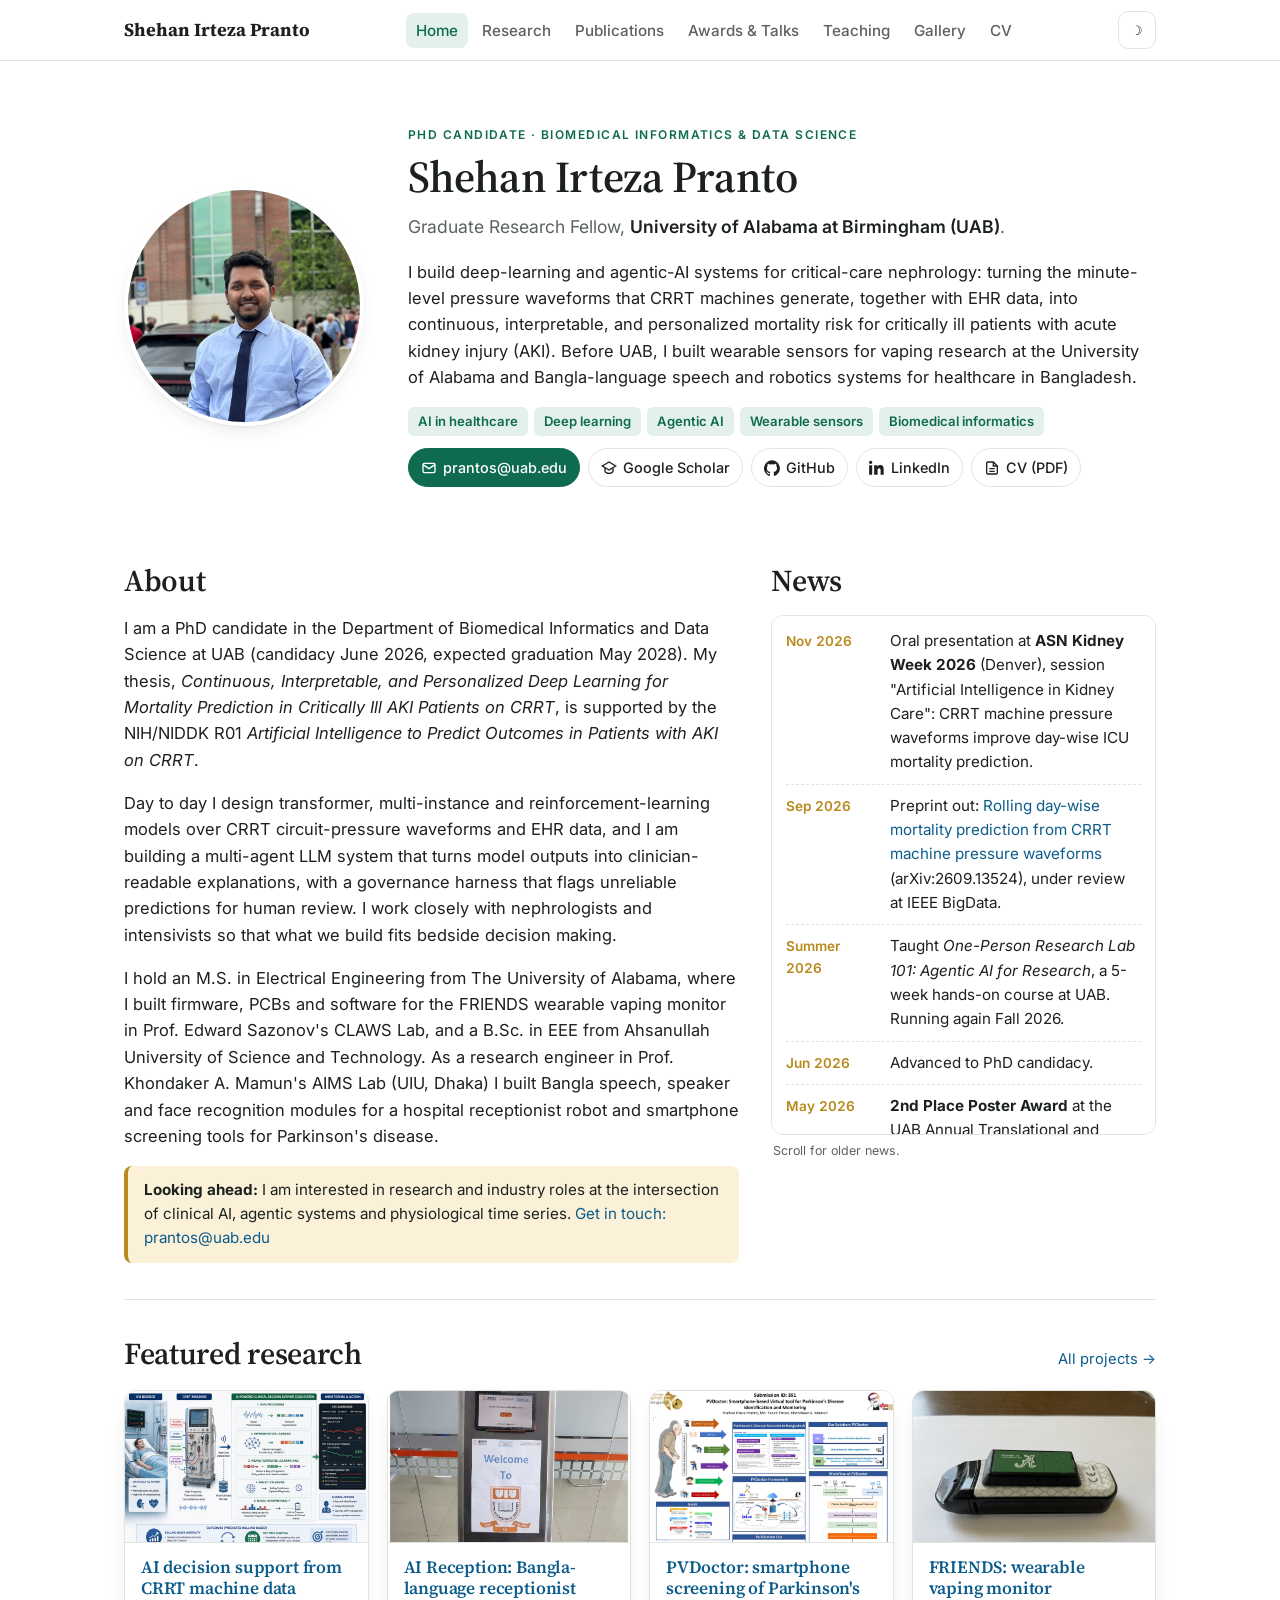
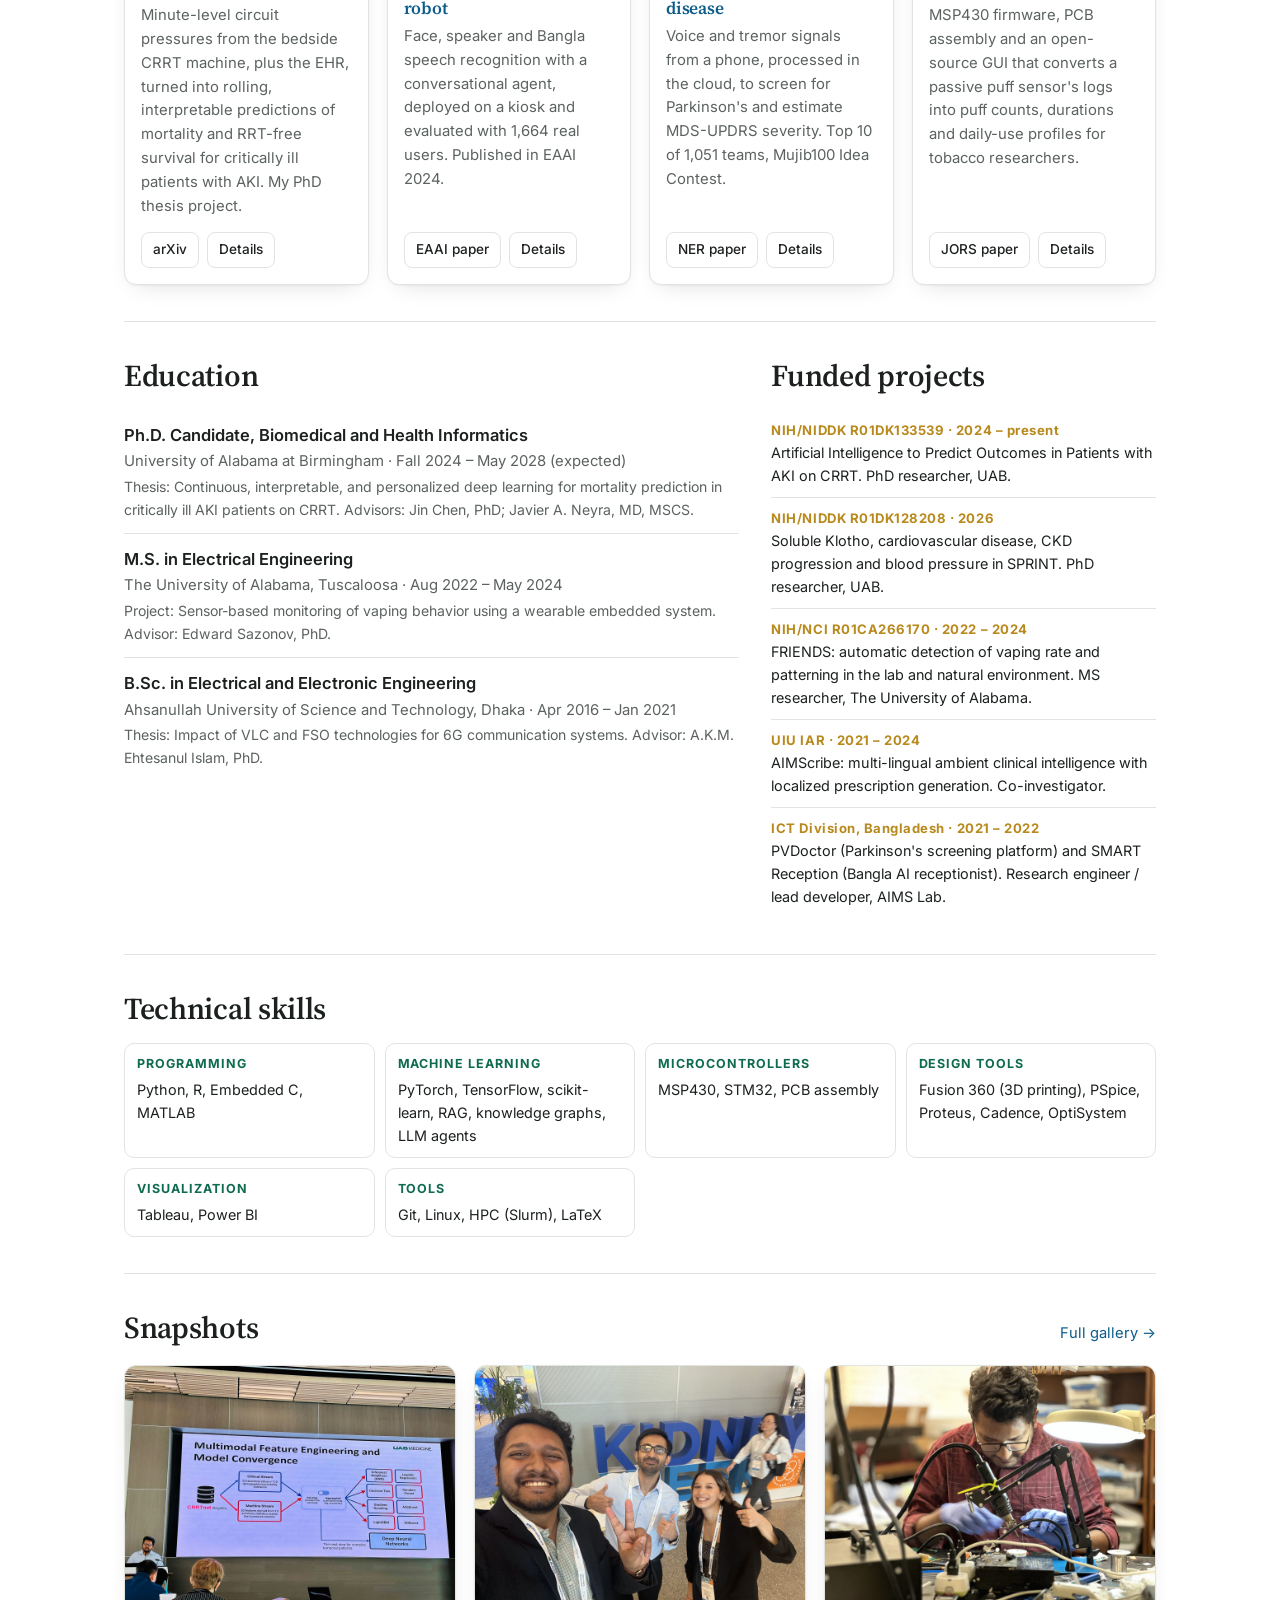
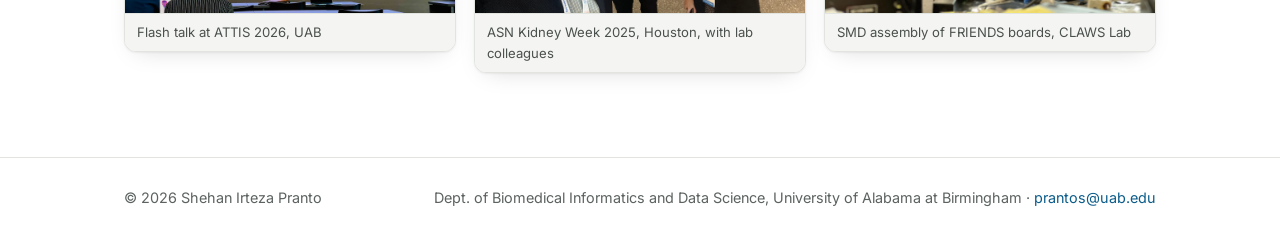
<file: index.html>
<!doctype html>
<html lang="en">
<head>
  <meta charset="utf-8">
  <meta name="viewport" content="width=device-width, initial-scale=1">
  <title>Shehan Irteza Pranto</title>
  <meta name="description" content="Shehan Irteza Pranto — PhD candidate in Biomedical Informatics and Data Science at UAB. AI in healthcare, deep learning on CRRT machine waveforms, agentic AI, wearable sensors.">
  <meta property="og:title" content="Shehan Irteza Pranto">
  <meta property="og:description" content="PhD candidate, Biomedical Informatics and Data Science, University of Alabama at Birmingham. AI for critical-care nephrology, agentic AI, wearable sensors.">
  <meta property="og:image" content="assets/img/profile.jpg">
  <link rel="icon" href="assets/img/favicon.svg" type="image/svg+xml">
  <link rel="preconnect" href="https://fonts.googleapis.com">
  <link rel="preconnect" href="https://fonts.gstatic.com" crossorigin>
  <link href="https://fonts.googleapis.com/css2?family=Inter:wght@400;500;600;700&family=Source+Serif+4:opsz,wght@8..60,400;8..60,600;8..60,700&display=swap" rel="stylesheet">
  <link rel="stylesheet" href="assets/css/style.css">
</head>
<body>

<header class="site-header">
  <div class="container nav">
    <a class="brand" href="index.html">Shehan Irteza Pranto</a>
    <ul class="nav-links">
      <li><a href="index.html">Home</a></li>
      <li><a href="research.html">Research</a></li>
      <li><a href="publications.html">Publications</a></li>
      <li><a href="awards.html">Awards &amp; Talks</a></li>
      <li><a href="teaching.html">Teaching</a></li>
      <li><a href="gallery.html">Gallery</a></li>
      <li><a href="assets/pdf/Shehan_Irteza_Pranto_CV.pdf" target="_blank" rel="noopener">CV</a></li>
    </ul>
    <div class="nav-actions">
      <button class="icon-btn" data-theme-toggle aria-label="Toggle dark mode" title="Toggle dark mode">&#9789;</button>
      <button class="icon-btn nav-toggle" aria-label="Menu" aria-expanded="false">&#9776;</button>
    </div>
  </div>
</header>

<main>
  <!-- ===================== HERO ===================== -->
  <section class="hero">
    <div class="container hero-grid">
      <div class="hero-photo">
        <img src="assets/img/profile.jpg" alt="Portrait of Shehan Irteza Pranto" width="240" height="240">
      </div>
      <div>
        <div class="eyebrow">PhD Candidate &middot; Biomedical Informatics &amp; Data Science</div>
        <h1>Shehan Irteza Pranto</h1>
        <p class="role">
          Graduate Research Fellow, <strong>University of Alabama at Birmingham (UAB)</strong>.
        </p>
        <p>
          I build deep-learning and agentic-AI systems for critical-care nephrology: turning the minute-level pressure
          waveforms that CRRT machines generate, together with EHR data, into continuous, interpretable, and personalized
          mortality risk for critically ill patients with acute kidney injury (AKI). Before UAB, I built wearable
          sensors for vaping research at the University of Alabama and Bangla-language speech and robotics systems for
          healthcare in Bangladesh.
        </p>
        <ul class="tags" aria-label="Research interests">
          <li>AI in healthcare</li><li>Deep learning</li><li>Agentic AI</li><li>Wearable sensors</li><li>Biomedical informatics</li>
        </ul>
        <div class="links">
          <a class="pill primary" href="mailto:prantos@uab.edu">
            <svg viewBox="0 0 24 24" fill="none" stroke="currentColor" stroke-width="2"><rect x="3" y="5" width="18" height="14" rx="2"/><path d="m3 7 9 6 9-6"/></svg>
            prantos@uab.edu</a>
          <a class="pill" href="https://scholar.google.com/scholar?q=%22Shehan+Irteza+Pranto%22" target="_blank" rel="noopener">
            <svg viewBox="0 0 24 24" fill="none" stroke="currentColor" stroke-width="2"><path d="M12 3 2 9l10 6 10-6-10-6z"/><path d="M6 12v5c0 1 3 3 6 3s6-2 6-3v-5"/></svg>
            Google Scholar</a>
          <a class="pill" href="https://github.com/Shehan-Irteza-Pranto" target="_blank" rel="noopener">
            <svg viewBox="0 0 24 24" fill="currentColor"><path d="M12 .5a12 12 0 0 0-3.8 23.4c.6.1.8-.3.8-.6v-2.2c-3.3.7-4-1.4-4-1.4-.6-1.4-1.4-1.8-1.4-1.8-1.1-.7.1-.7.1-.7 1.2.1 1.8 1.2 1.8 1.2 1.1 1.8 2.8 1.3 3.5 1 .1-.8.4-1.3.8-1.6-2.7-.3-5.5-1.3-5.5-5.9 0-1.3.5-2.4 1.2-3.2-.1-.3-.5-1.5.1-3.2 0 0 1-.3 3.3 1.2a11.5 11.5 0 0 1 6 0c2.3-1.5 3.3-1.2 3.3-1.2.6 1.7.2 2.9.1 3.2.8.8 1.2 1.9 1.2 3.2 0 4.6-2.8 5.6-5.5 5.9.4.4.8 1.1.8 2.2v3.3c0 .3.2.7.8.6A12 12 0 0 0 12 .5z"/></svg>
            GitHub</a>
          <a class="pill" href="https://www.linkedin.com/in/shehan-irteza-pranto/" target="_blank" rel="noopener">
            <svg viewBox="0 0 24 24" fill="currentColor"><path d="M4.98 3.5C4.98 4.9 3.9 6 2.5 6S0 4.9 0 3.5 1.1 1 2.5 1s2.48 1.1 2.48 2.5zM.2 8h4.6v14H.2V8zm7.5 0h4.4v1.9h.1c.6-1.1 2.1-2.3 4.3-2.3 4.6 0 5.5 3 5.5 7V22h-4.6v-6.2c0-1.5 0-3.4-2.1-3.4s-2.4 1.6-2.4 3.3V22H7.7V8z"/></svg>
            LinkedIn</a>
          <a class="pill" href="assets/pdf/Shehan_Irteza_Pranto_CV.pdf" target="_blank" rel="noopener">
            <svg viewBox="0 0 24 24" fill="none" stroke="currentColor" stroke-width="2"><path d="M14 3H6a2 2 0 0 0-2 2v14a2 2 0 0 0 2 2h12a2 2 0 0 0 2-2V9z"/><path d="M14 3v6h6M8 13h8M8 17h8"/></svg>
            CV (PDF)</a>
        </div>
      </div>
    </div>
  </section>

  <div class="container">

    <!-- ===================== ABOUT + NEWS ===================== -->
    <section class="block">
      <div class="two-col">
        <div>
          <h2>About</h2>
          <p>
            I am a PhD candidate in the Department of Biomedical Informatics and Data Science at UAB (candidacy June 2026,
            expected graduation May 2028). My thesis, <em>Continuous, Interpretable, and Personalized Deep Learning for
            Mortality Prediction in Critically Ill AKI Patients on CRRT</em>, is supported by the NIH/NIDDK
            R01 <em>Artificial Intelligence to Predict Outcomes in Patients with AKI on CRRT</em>.
          </p>
          <p>
            Day to day I design transformer, multi-instance and reinforcement-learning models over CRRT circuit-pressure
            waveforms and EHR data, and I am building a multi-agent LLM system that turns model outputs into
            clinician-readable explanations, with a governance harness that flags unreliable predictions for human review.
            I work closely with nephrologists and intensivists so that what we build fits bedside decision making.
          </p>
          <p>
            I hold an M.S. in Electrical Engineering from The University of Alabama, where I built firmware, PCBs and
            software for the FRIENDS wearable vaping monitor in Prof. Edward Sazonov's CLAWS Lab, and a B.Sc. in EEE from
            Ahsanullah University of Science and Technology. As a research engineer in Prof. Khondaker A. Mamun's AIMS Lab
            (UIU, Dhaka) I built Bangla speech, speaker and face recognition modules for a hospital receptionist robot and
            smartphone screening tools for Parkinson's disease.
          </p>
          <div class="callout">
            <strong>Looking ahead:</strong> I am interested in research and industry roles at the intersection of
            clinical AI, agentic systems and physiological time series. <a href="mailto:prantos@uab.edu">Get in touch: prantos@uab.edu</a>
          </div>
        </div>

        <div>
          <h2>News</h2>
          <div class="news-scroll">
          <ul class="news">
            <li><time>Nov 2026</time><span>Oral presentation at <strong>ASN Kidney Week 2026</strong> (Denver), session "Artificial Intelligence in Kidney Care": CRRT machine pressure waveforms improve day-wise ICU mortality prediction.</span></li>
            <li><time>Sep 2026</time><span>Preprint out: <a href="https://arxiv.org/abs/2609.13524" target="_blank" rel="noopener">Rolling day-wise mortality prediction from CRRT machine pressure waveforms</a> (arXiv:2609.13524), under review at IEEE BigData.</span></li>
            <li><time>Summer 2026</time><span>Taught <em>One-Person Research Lab 101: Agentic AI for Research</em>, a 5-week hands-on course at UAB. Running again Fall 2026.</span></li>
            <li><time>Jun 2026</time><span>Advanced to PhD candidacy.</span></li>
            <li><time>May 2026</time><span><strong>2nd Place Poster Award</strong> at the UAB Annual Translational and Transformative Informatics Symposium (ATTIS 2026). <a href="awards.html#attis-2026">Award video.</a></span></li>
            <li><time>2026</time><span>Review "Artificial Intelligence in AKI and CRRT" accepted in <em>Advances in Kidney Disease and Health</em> (co-first author).</span></li>
            <li><time>2026</time><span>FRIENDS GUI paper published in the <em>Journal of Open Research Software</em>.</span></li>
            <li><time>2026</time><span>Reviewer for IEEE BHI 2026 and IEEE BIBM 2026.</span></li>
            <li><time>Nov 2025</time><span>Attended ASN Kidney Week 2025 in Houston; co-author on two abstracts including an oral (FR-OR010).</span></li>
            <li><time>2025</time><span>Awarded the <strong>Blazer Graduate Research Fellowship</strong>, UAB Graduate School (2025–2026).</span></li>
            <li><time>Apr 2025</time><span>Flash talk and poster at ATTIS 2025 on a data-quality assurance framework for CRRT machine data.</span></li>
            <li><time>Aug 2024</time><span>Started my PhD at UAB as a Graduate Research Fellow.</span></li>
            <li><time>Jul 2024</time><span>"Smart Reception" published in <em>Engineering Applications of Artificial Intelligence</em>.</span></li>
            <li><time>May 2024</time><span>Graduated with an M.S. in Electrical Engineering from The University of Alabama.</span></li>
            <li><time>2021</time><span>Two AIMS Lab projects I engineered (PVDoctor and AIMS TALK) placed in the top 10 of 1,051 teams at the Mujib100 Idea Contest, ICT Division of Bangladesh.</span></li>
          </ul>
          </div>
          <p class="news-hint">Scroll for older news.</p>
        </div>
      </div>
    </section>

    <!-- ===================== FEATURED RESEARCH ===================== -->
    <section class="block">
      <div class="section-head">
        <h2>Featured research</h2>
        <a class="more" href="research.html">All projects &rarr;</a>
      </div>
      <div class="grid cols-4">
        <article class="card">
          <a class="thumb" href="research.html#crrt-waveforms"><img src="assets/img/figures/crrt-project-overview.jpg" alt="AI-powered clinical decision support from CRRT machine data" loading="lazy" style="object-position:left top"></a>
          <div class="body">
            <h3><a href="research.html#crrt-waveforms">AI decision support from CRRT machine data</a></h3>
            <p>Minute-level circuit pressures from the bedside CRRT machine, plus the EHR, turned into rolling, interpretable predictions of mortality and RRT-free survival for critically ill patients with AKI. My PhD thesis project.</p>
            <div class="actions"><a class="btn" href="https://arxiv.org/abs/2609.13524" target="_blank" rel="noopener">arXiv</a><a class="btn" href="research.html#crrt-waveforms">Details</a></div>
          </div>
        </article>
        <article class="card">
          <a class="thumb" href="research.html#smart-reception"><img src="assets/img/figures/smart-reception-kiosk.jpg" alt="The AI Reception kiosk deployed at United International University" loading="lazy" style="object-position:center 30%"></a>
          <div class="body">
            <h3><a href="research.html#smart-reception">AI Reception: Bangla-language receptionist robot</a></h3>
            <p>Face, speaker and Bangla speech recognition with a conversational agent, deployed on a kiosk and evaluated with 1,664 real users. Published in EAAI 2024.</p>
            <div class="actions"><a class="btn" href="https://doi.org/10.1016/j.engappai.2024.108923" target="_blank" rel="noopener">EAAI paper</a><a class="btn" href="research.html#smart-reception">Details</a></div>
          </div>
        </article>
        <article class="card">
          <a class="thumb" href="research.html#pvdoctor"><img src="assets/img/posters/pvdoctor-poster-ic4ir.jpg" alt="PVDoctor poster, IC4IR 2021" loading="lazy"></a>
          <div class="body">
            <h3><a href="research.html#pvdoctor">PVDoctor: smartphone screening of Parkinson's disease</a></h3>
            <p>Voice and tremor signals from a phone, processed in the cloud, to screen for Parkinson's and estimate MDS-UPDRS severity. Top 10 of 1,051 teams, Mujib100 Idea Contest.</p>
            <div class="actions"><a class="btn" href="https://doi.org/10.1109/NER49283.2021.9441145" target="_blank" rel="noopener">NER paper</a><a class="btn" href="research.html#pvdoctor">Details</a></div>
          </div>
        </article>
        <article class="card">
          <a class="thumb" href="research.html#friends"><img src="assets/img/gallery/friends-device-attached.jpg" alt="FRIENDS wearable vaping monitor attached to an e-cigarette" loading="lazy"></a>
          <div class="body">
            <h3><a href="research.html#friends">FRIENDS: wearable vaping monitor</a></h3>
            <p>MSP430 firmware, PCB assembly and an open-source GUI that converts a passive puff sensor's logs into puff counts, durations and daily-use profiles for tobacco researchers.</p>
            <div class="actions"><a class="btn" href="https://doi.org/10.5334/jors.613" target="_blank" rel="noopener">JORS paper</a><a class="btn" href="research.html#friends">Details</a></div>
          </div>
        </article>
      </div>
    </section>

    <!-- ===================== EDUCATION + FUNDING ===================== -->
    <section class="block">
      <div class="two-col">
        <div>
          <h2>Education</h2>
          <div class="edu-item">
            <span class="deg">Ph.D. Candidate, Biomedical and Health Informatics</span>
            <span class="inst">University of Alabama at Birmingham &middot; Fall 2024 – May 2028 (expected)</span>
            <span class="note">Thesis: Continuous, interpretable, and personalized deep learning for mortality prediction in critically ill AKI patients on CRRT. Advisors: Jin Chen, PhD; Javier A. Neyra, MD, MSCS.</span>
          </div>
          <div class="edu-item">
            <span class="deg">M.S. in Electrical Engineering</span>
            <span class="inst">The University of Alabama, Tuscaloosa &middot; Aug 2022 – May 2024</span>
            <span class="note">Project: Sensor-based monitoring of vaping behavior using a wearable embedded system. Advisor: Edward Sazonov, PhD.</span>
          </div>
          <div class="edu-item">
            <span class="deg">B.Sc. in Electrical and Electronic Engineering</span>
            <span class="inst">Ahsanullah University of Science and Technology, Dhaka &middot; Apr 2016 – Jan 2021</span>
            <span class="note">Thesis: Impact of VLC and FSO technologies for 6G communication systems. Advisor: A.K.M. Ehtesanul Islam, PhD.</span>
          </div>
        </div>
        <div>
          <h2>Funded projects</h2>
          <ul class="list-clean small">
            <li><span class="when">NIH/NIDDK R01DK133539 · 2024 – present</span>Artificial Intelligence to Predict Outcomes in Patients with AKI on CRRT. PhD researcher, UAB.</li>
            <li><span class="when">NIH/NIDDK R01DK128208 · 2026</span>Soluble Klotho, cardiovascular disease, CKD progression and blood pressure in SPRINT. PhD researcher, UAB.</li>
            <li><span class="when">NIH/NCI R01CA266170 · 2022 – 2024</span>FRIENDS: automatic detection of vaping rate and patterning in the lab and natural environment. MS researcher, The University of Alabama.</li>
            <li><span class="when">UIU IAR · 2021 – 2024</span>AIMScribe: multi-lingual ambient clinical intelligence with localized prescription generation. Co-investigator.</li>
            <li><span class="when">ICT Division, Bangladesh · 2021 – 2022</span>PVDoctor (Parkinson's screening platform) and SMART Reception (Bangla AI receptionist). Research engineer / lead developer, AIMS Lab.</li>
          </ul>
        </div>
      </div>
    </section>

    <!-- ===================== SKILLS ===================== -->
    <section class="block">
      <h2>Technical skills</h2>
      <div class="skills">
        <div><b>Programming</b>Python, R, Embedded C, MATLAB</div>
        <div><b>Machine learning</b>PyTorch, TensorFlow, scikit-learn, RAG, knowledge graphs, LLM agents</div>
        <div><b>Microcontrollers</b>MSP430, STM32, PCB assembly</div>
        <div><b>Design tools</b>Fusion 360 (3D printing), PSpice, Proteus, Cadence, OptiSystem</div>
        <div><b>Visualization</b>Tableau, Power BI</div>
        <div><b>Tools</b>Git, Linux, HPC (Slurm), LaTeX</div>
      </div>
    </section>

    <!-- ===================== GALLERY PREVIEW ===================== -->
    <section class="block">
      <div class="section-head">
        <h2>Snapshots</h2>
        <a class="more" href="gallery.html">Full gallery &rarr;</a>
      </div>
      <div class="grid cols-3">
        <figure class="figure"><img src="assets/img/gallery/attis-2026-talk-1.jpg" alt="Presenting at ATTIS 2026" data-lightbox="home" loading="lazy"><figcaption>Flash talk at ATTIS 2026, UAB</figcaption></figure>
        <figure class="figure"><img src="assets/img/gallery/kidney-week-2025-2.jpg" alt="ASN Kidney Week 2025 with lab colleagues" data-lightbox="home" loading="lazy"><figcaption>ASN Kidney Week 2025, Houston, with lab colleagues</figcaption></figure>
        <figure class="figure"><img src="assets/img/gallery/claws-smd-assembly-1.jpg" alt="Soldering surface-mount components at CLAWS Lab" data-lightbox="home" loading="lazy"><figcaption>SMD assembly of FRIENDS boards, CLAWS Lab</figcaption></figure>
      </div>
    </section>

  </div>
</main>

<footer class="site-footer">
  <div class="container row">
    <span>&copy; <span data-year>2026</span> Shehan Irteza Pranto</span>
    <span>Dept. of Biomedical Informatics and Data Science, University of Alabama at Birmingham &middot; <a href="mailto:prantos@uab.edu">prantos@uab.edu</a></span>
  </div>
</footer>

<script src="assets/js/main.js"></script>
</body>
</html>
</file>
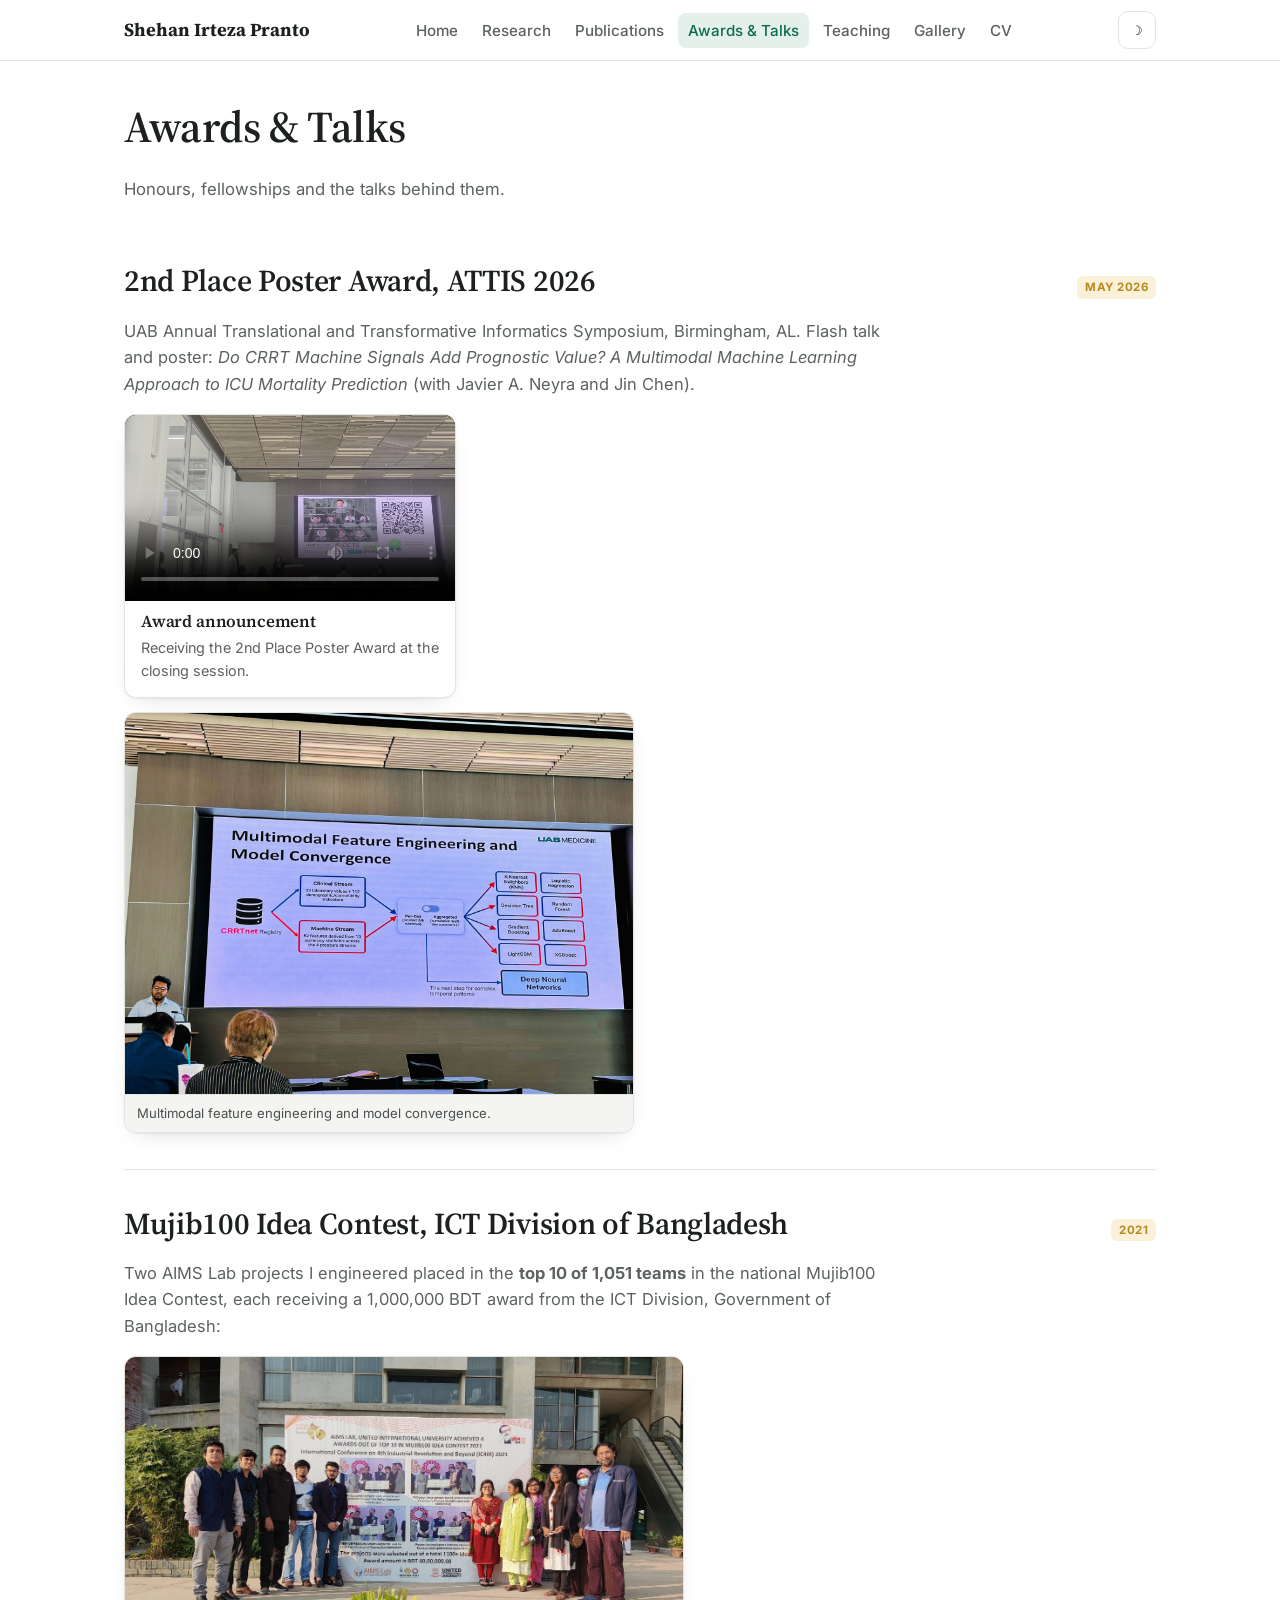
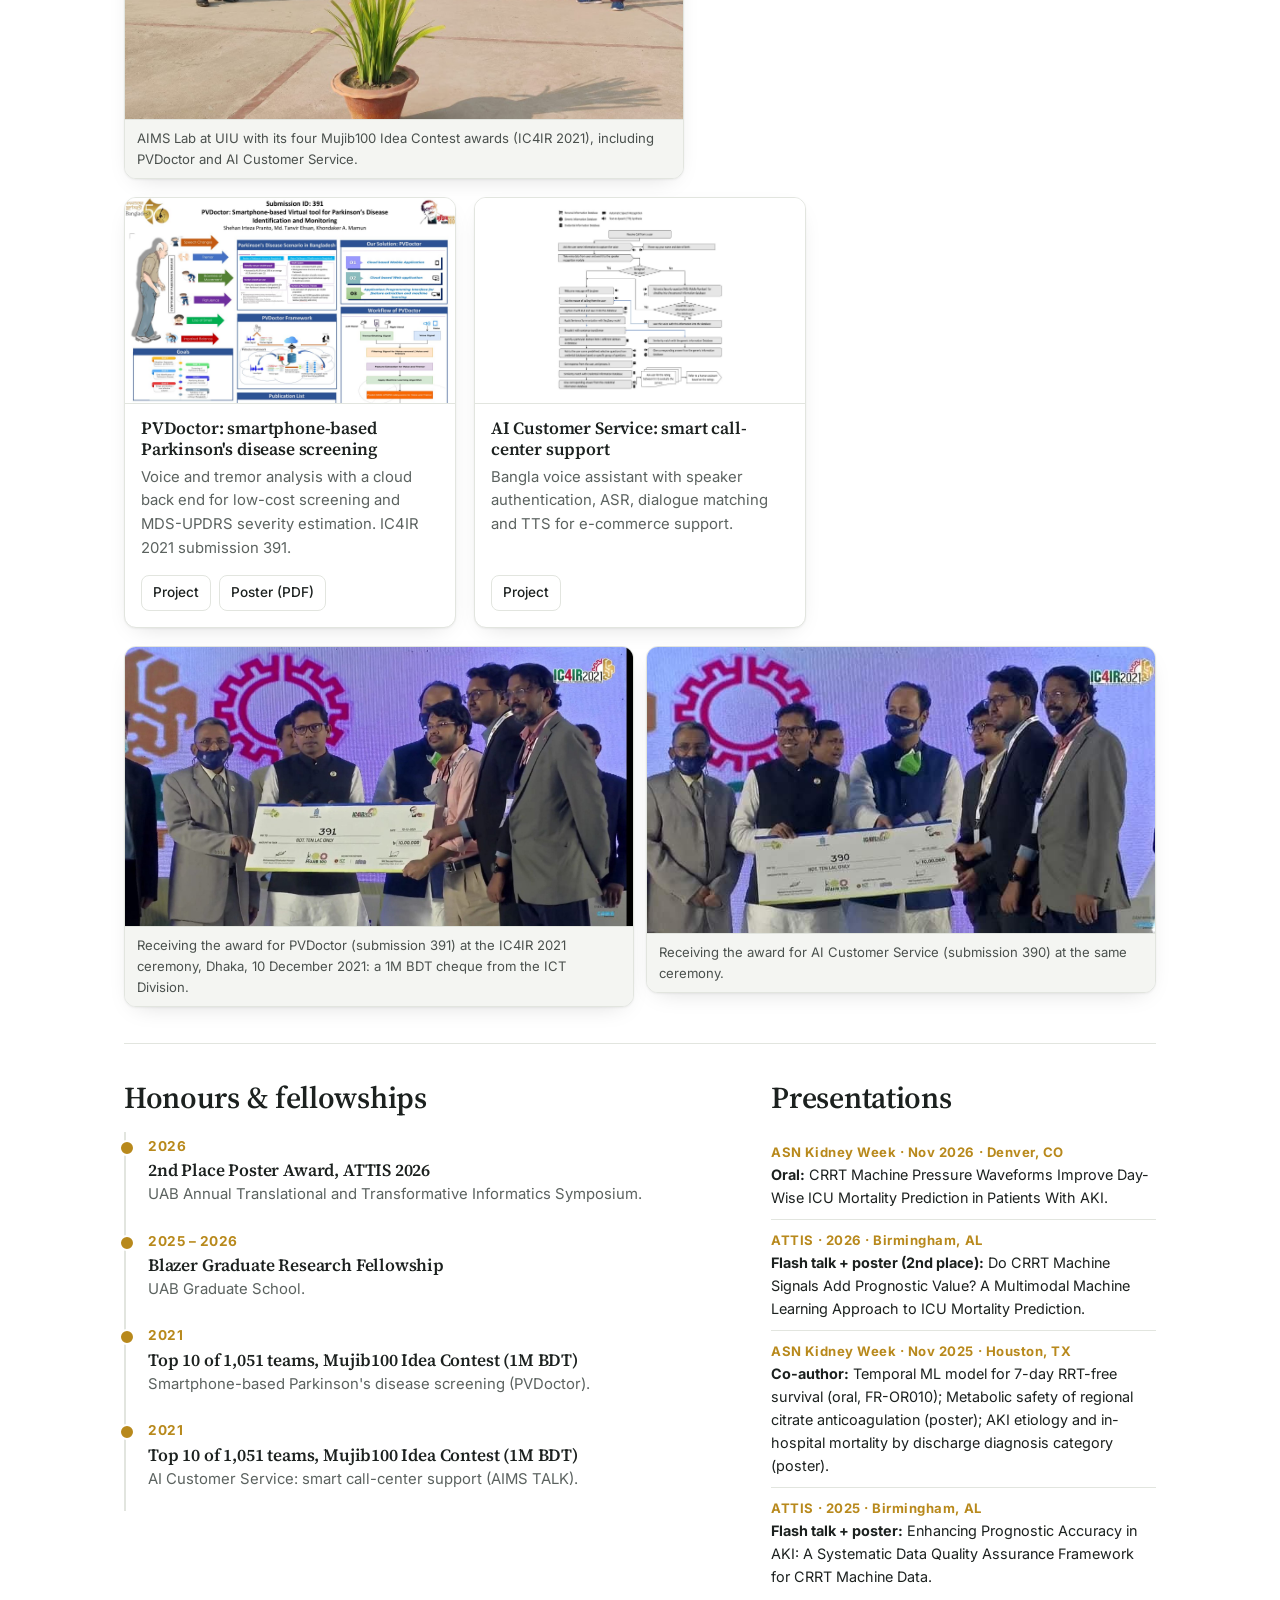
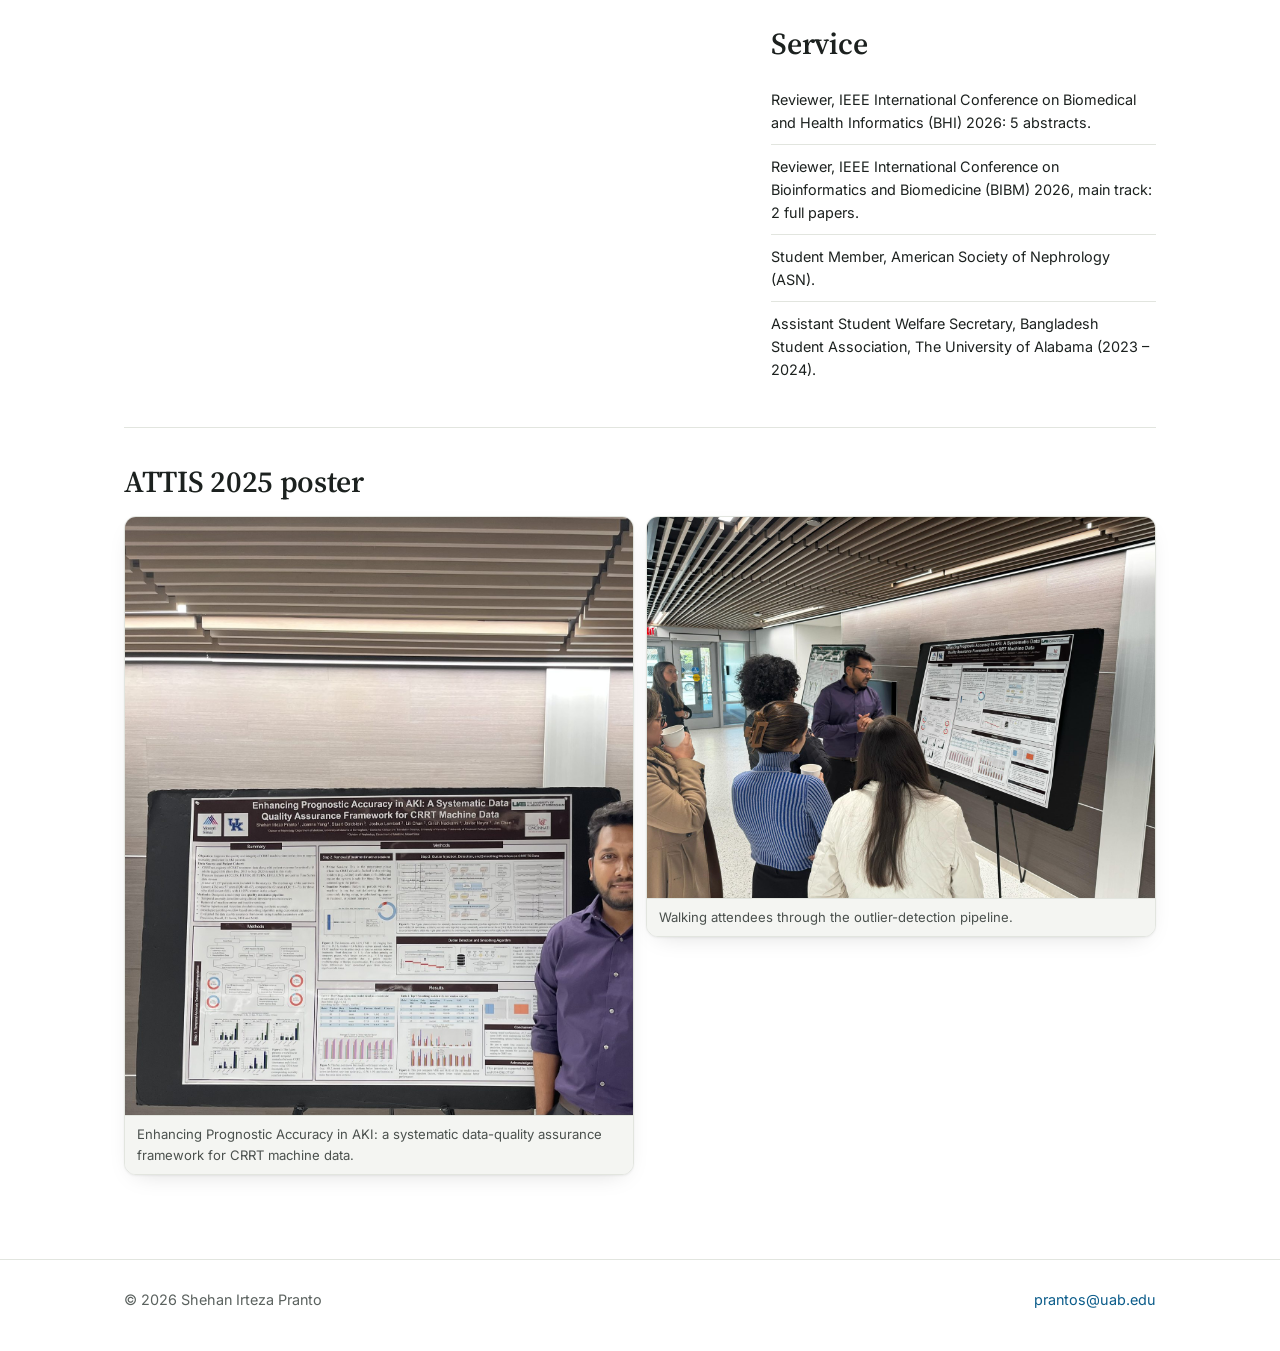
<file: awards.html>
<!doctype html>
<html lang="en">
<head>
  <meta charset="utf-8">
  <meta name="viewport" content="width=device-width, initial-scale=1">
  <title>Awards &amp; Talks — Shehan Irteza Pranto</title>
  <meta name="description" content="Awards, fellowships, talks and presentations by Shehan Irteza Pranto, including the ATTIS 2026 2nd Place Poster Award and Mujib100 Idea Contest honours.">
  <link rel="icon" href="assets/img/favicon.svg" type="image/svg+xml">
  <link rel="preconnect" href="https://fonts.googleapis.com">
  <link rel="preconnect" href="https://fonts.gstatic.com" crossorigin>
  <link href="https://fonts.googleapis.com/css2?family=Inter:wght@400;500;600;700&family=Source+Serif+4:opsz,wght@8..60,400;8..60,600;8..60,700&display=swap" rel="stylesheet">
  <link rel="stylesheet" href="assets/css/style.css">
</head>
<body>

<header class="site-header">
  <div class="container nav">
    <a class="brand" href="index.html">Shehan Irteza Pranto</a>
    <ul class="nav-links">
      <li><a href="index.html">Home</a></li>
      <li><a href="research.html">Research</a></li>
      <li><a href="publications.html">Publications</a></li>
      <li><a href="awards.html">Awards &amp; Talks</a></li>
      <li><a href="teaching.html">Teaching</a></li>
      <li><a href="gallery.html">Gallery</a></li>
      <li><a href="assets/pdf/Shehan_Irteza_Pranto_CV.pdf" target="_blank" rel="noopener">CV</a></li>
    </ul>
    <div class="nav-actions">
      <button class="icon-btn" data-theme-toggle aria-label="Toggle dark mode" title="Toggle dark mode">&#9789;</button>
      <button class="icon-btn nav-toggle" aria-label="Menu" aria-expanded="false">&#9776;</button>
    </div>
  </div>
</header>

<main class="container">
  <div class="page-title">
    <h1>Awards &amp; Talks</h1>
    <p class="lead">Honours, fellowships and the talks behind them.</p>
  </div>

  <!-- ============ ATTIS 2026 ============ -->
  <section class="block" id="attis-2026">
    <div class="section-head">
      <h2>2nd Place Poster Award, ATTIS 2026</h2>
      <span class="badge">May 2026</span>
    </div>
    <p class="muted" style="max-width:760px">
      UAB Annual Translational and Transformative Informatics Symposium, Birmingham, AL. Flash talk and poster:
      <em>Do CRRT Machine Signals Add Prognostic Value? A Multimodal Machine Learning Approach to ICU Mortality Prediction</em>
      (with Javier A. Neyra and Jin Chen).
    </p>
    <div class="grid cols-2">
      <div class="video-card">
        <video controls preload="metadata" playsinline poster="assets/video/attis-2026-award-poster.jpg">
          <source src="assets/video/attis-2026-award.mp4" type="video/mp4">
          Your browser does not support embedded video. <a href="assets/video/attis-2026-award.mp4">Download the video.</a>
        </video>
        <div class="body">
          <h3>Award announcement</h3>
          <p class="small muted" style="margin:0">Receiving the 2nd Place Poster Award at the closing session.</p>
        </div>
      </div>
    </div>
    <div class="fig-row" style="margin-top:14px">
      <figure class="figure" style="max-width:560px"><img src="assets/img/gallery/attis-2026-talk-1.jpg" alt="Presenting the multimodal feature engineering slide at ATTIS 2026" data-lightbox="attis26" loading="lazy"><figcaption>Multimodal feature engineering and model convergence.</figcaption></figure>
    </div>
  </section>

  <!-- ============ ICT Division / Mujib100 ============ -->
  <section class="block" id="mujib100">
    <div class="section-head">
      <h2>Mujib100 Idea Contest, ICT Division of Bangladesh</h2>
      <span class="badge">2021</span>
    </div>
    <p class="muted" style="max-width:760px">
      Two AIMS Lab projects I engineered placed in the <strong>top 10 of 1,051 teams</strong> in the national Mujib100
      Idea Contest, each receiving a 1,000,000 BDT award from the ICT Division, Government of Bangladesh:
    </p>
    <figure class="figure" style="margin-bottom:18px;max-width:560px">
      <img src="assets/img/gallery/aims-mujib100-showcase.jpg" alt="AIMS Lab members in front of the banner celebrating four Mujib100 Idea Contest awards at UIU" data-lightbox="mujib" loading="lazy">
      <figcaption>AIMS Lab at UIU with its four Mujib100 Idea Contest awards (IC4IR 2021), including PVDoctor and AI Customer Service.</figcaption>
    </figure>
    <div class="grid cols-2">
      <article class="card">
        <a class="thumb" href="research.html#pvdoctor"><img src="assets/img/posters/pvdoctor-poster-ic4ir.jpg" alt="PVDoctor poster, IC4IR 2021 submission 391" loading="lazy"></a>
        <div class="body">
          <h3>PVDoctor: smartphone-based Parkinson's disease screening</h3>
          <p>Voice and tremor analysis with a cloud back end for low-cost screening and MDS-UPDRS severity estimation. IC4IR 2021 submission 391.</p>
          <div class="actions"><a class="btn" href="research.html#pvdoctor">Project</a><a class="btn" href="assets/pdf/PVDoctor_Poster_IC4IR2021_391.pdf" target="_blank" rel="noopener">Poster (PDF)</a></div>
        </div>
      </article>
      <article class="card">
        <a class="thumb contain" href="research.html#aims-talk"><img src="assets/img/figures/aims-talk-fig1-architecture.jpg" alt="" loading="lazy"></a>
        <div class="body">
          <h3>AI Customer Service: smart call-center support</h3>
          <p>Bangla voice assistant with speaker authentication, ASR, dialogue matching and TTS for e-commerce support.</p>
          <div class="actions"><a class="btn" href="research.html#aims-talk">Project</a></div>
        </div>
      </article>
    </div>
    <div class="fig-row" style="margin-top:18px" id="ict-award-photos">
      <figure class="figure"><img src="assets/img/gallery/aims-mujib100-award-1.jpg" alt="Receiving the Mujib100 Idea Contest award cheque for submission 391 (PVDoctor) on stage at IC4IR 2021" data-lightbox="mujib" loading="lazy"><figcaption>Receiving the award for PVDoctor (submission 391) at the IC4IR 2021 ceremony, Dhaka, 10 December 2021: a 1M BDT cheque from the ICT Division.</figcaption></figure>
      <figure class="figure"><img src="assets/img/gallery/aims-mujib100-award-2.jpg" alt="Receiving the Mujib100 Idea Contest award cheque for submission 390 (AI Customer Service) on stage at IC4IR 2021" data-lightbox="mujib" loading="lazy"><figcaption>Receiving the award for AI Customer Service (submission 390) at the same ceremony.</figcaption></figure>
    </div>
  </section>

  <!-- ============ TIMELINE ============ -->
  <section class="block">
    <div class="two-col">
      <div>
        <h2>Honours &amp; fellowships</h2>
        <ul class="timeline">
          <li><span class="year">2026</span><h3>2nd Place Poster Award, ATTIS 2026</h3><p>UAB Annual Translational and Transformative Informatics Symposium.</p></li>
          <li><span class="year">2025 – 2026</span><h3>Blazer Graduate Research Fellowship</h3><p>UAB Graduate School.</p></li>
          <li><span class="year">2021</span><h3>Top 10 of 1,051 teams, Mujib100 Idea Contest (1M BDT)</h3><p>Smartphone-based Parkinson's disease screening (PVDoctor).</p></li>
          <li><span class="year">2021</span><h3>Top 10 of 1,051 teams, Mujib100 Idea Contest (1M BDT)</h3><p>AI Customer Service: smart call-center support (AIMS TALK).</p></li>
        </ul>
      </div>
      <div>
        <h2>Presentations</h2>
        <ul class="list-clean small">
          <li><span class="when">ASN Kidney Week · Nov 2026 · Denver, CO</span><strong>Oral:</strong> CRRT Machine Pressure Waveforms Improve Day-Wise ICU Mortality Prediction in Patients With AKI.</li>
          <li><span class="when">ATTIS · 2026 · Birmingham, AL</span><strong>Flash talk + poster (2nd place):</strong> Do CRRT Machine Signals Add Prognostic Value? A Multimodal Machine Learning Approach to ICU Mortality Prediction.</li>
          <li><span class="when">ASN Kidney Week · Nov 2025 · Houston, TX</span><strong>Co-author:</strong> Temporal ML model for 7-day RRT-free survival (oral, FR-OR010); Metabolic safety of regional citrate anticoagulation (poster); AKI etiology and in-hospital mortality by discharge diagnosis category (poster).</li>
          <li><span class="when">ATTIS · 2025 · Birmingham, AL</span><strong>Flash talk + poster:</strong> Enhancing Prognostic Accuracy in AKI: A Systematic Data Quality Assurance Framework for CRRT Machine Data.</li>
        </ul>
        <h2 style="margin-top:28px">Service</h2>
        <ul class="list-clean small">
          <li>Reviewer, IEEE International Conference on Biomedical and Health Informatics (BHI) 2026: 5 abstracts.</li>
          <li>Reviewer, IEEE International Conference on Bioinformatics and Biomedicine (BIBM) 2026, main track: 2 full papers.</li>
          <li>Student Member, American Society of Nephrology (ASN).</li>
          <li>Assistant Student Welfare Secretary, Bangladesh Student Association, The University of Alabama (2023 – 2024).</li>
        </ul>
      </div>
    </div>
  </section>

  <section class="block" id="attis-2025">
    <h2>ATTIS 2025 poster</h2>
    <div class="fig-row three">
      <figure class="figure"><img src="assets/img/gallery/attis-2025-poster-1.jpg" alt="ATTIS 2025 poster on data quality assurance for CRRT machine data" data-lightbox="attis25" loading="lazy"><figcaption>Enhancing Prognostic Accuracy in AKI: a systematic data-quality assurance framework for CRRT machine data.</figcaption></figure>
      <figure class="figure"><img src="assets/img/gallery/attis-2025-poster-3.jpg" alt="Discussing the poster with attendees" data-lightbox="attis25" loading="lazy"><figcaption>Walking attendees through the outlier-detection pipeline.</figcaption></figure>
    </div>
  </section>
</main>

<footer class="site-footer">
  <div class="container row">
    <span>&copy; <span data-year>2026</span> Shehan Irteza Pranto</span>
    <span><a href="mailto:prantos@uab.edu">prantos@uab.edu</a></span>
  </div>
</footer>

<script src="assets/js/main.js"></script>
</body>
</html>
</file>
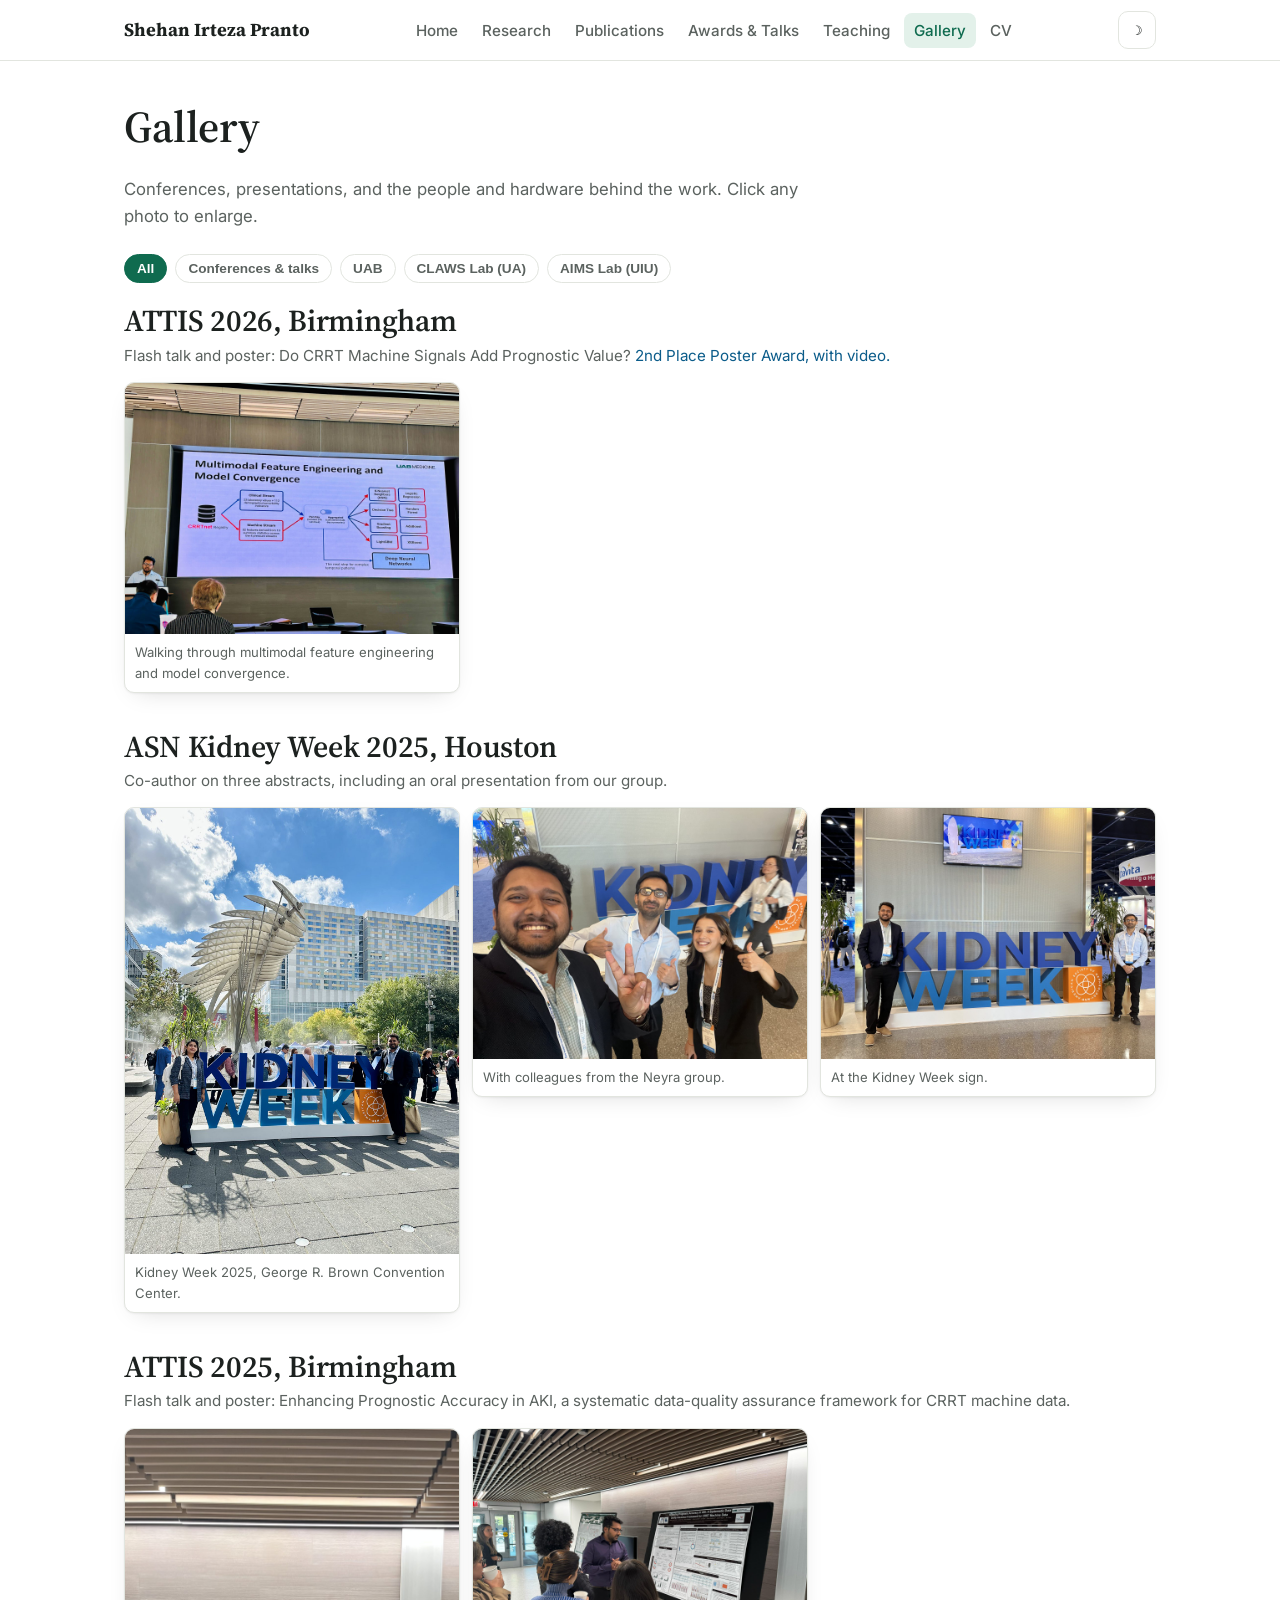
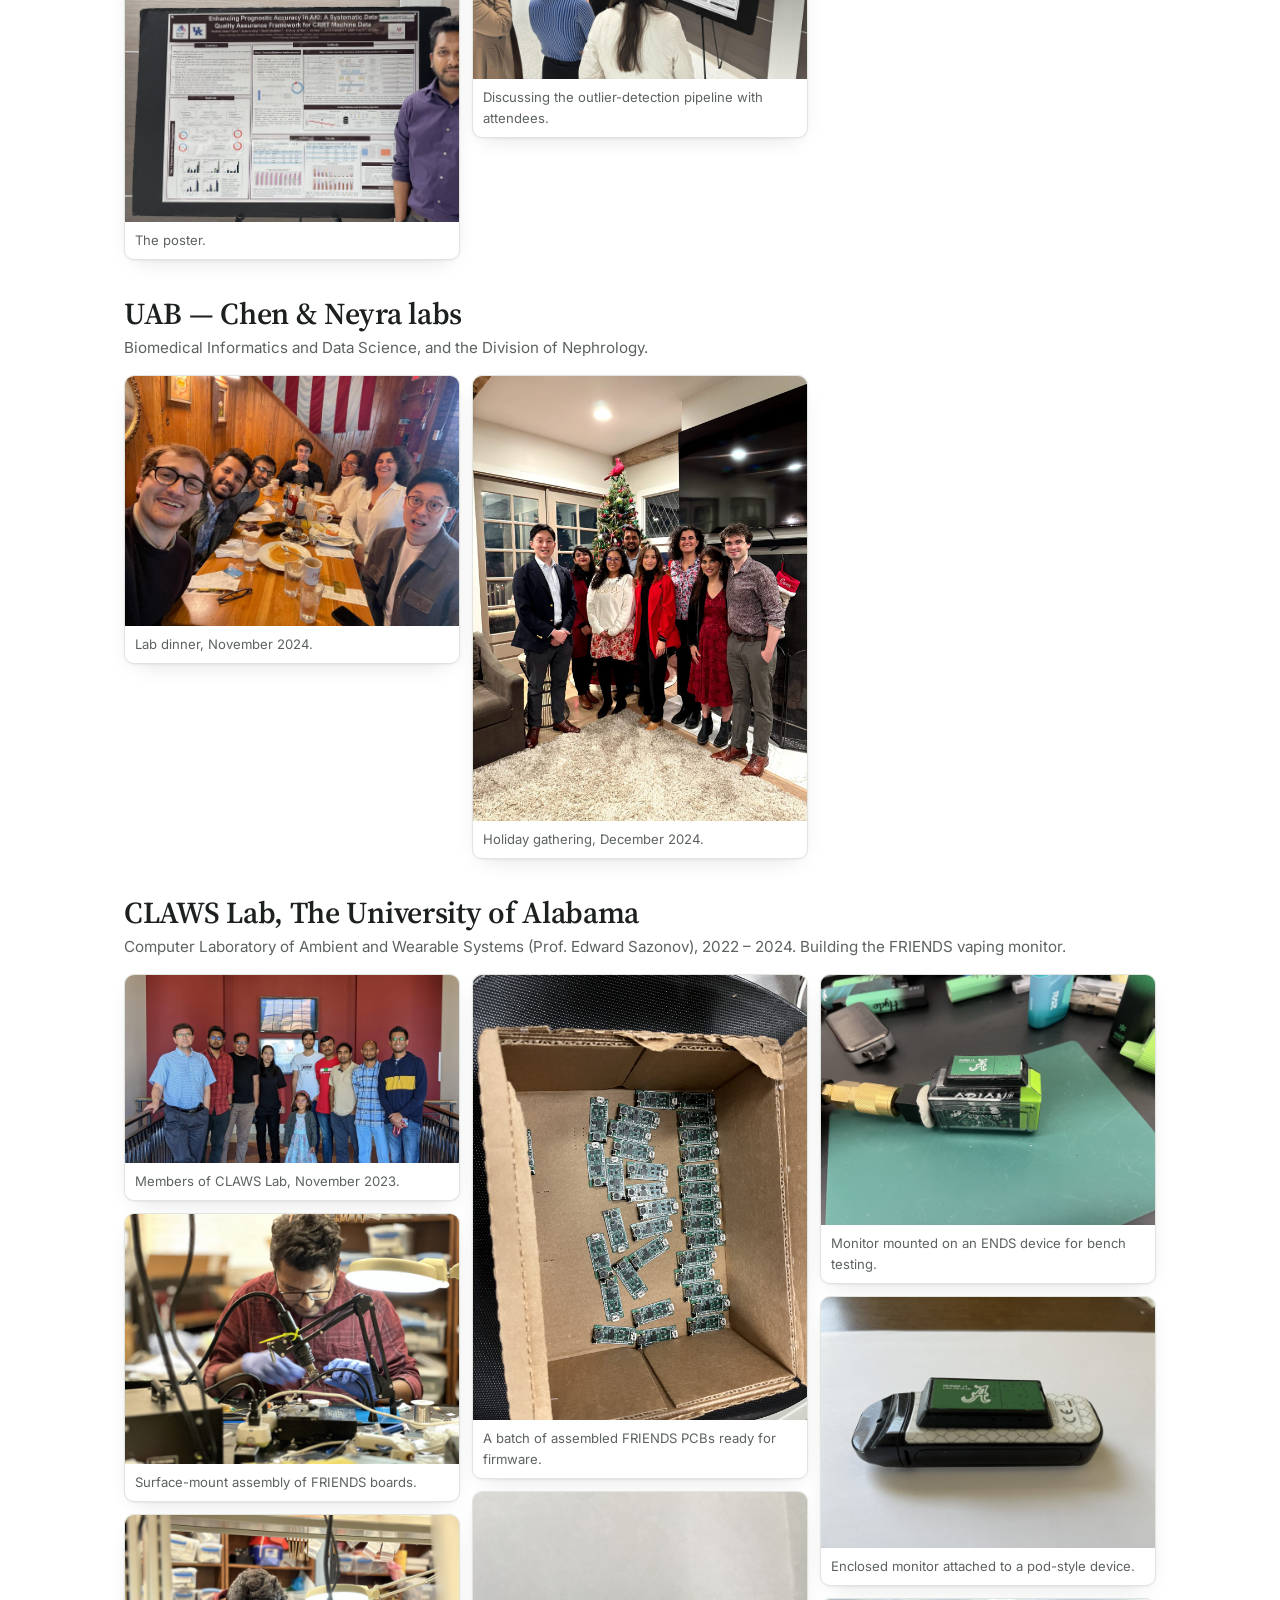
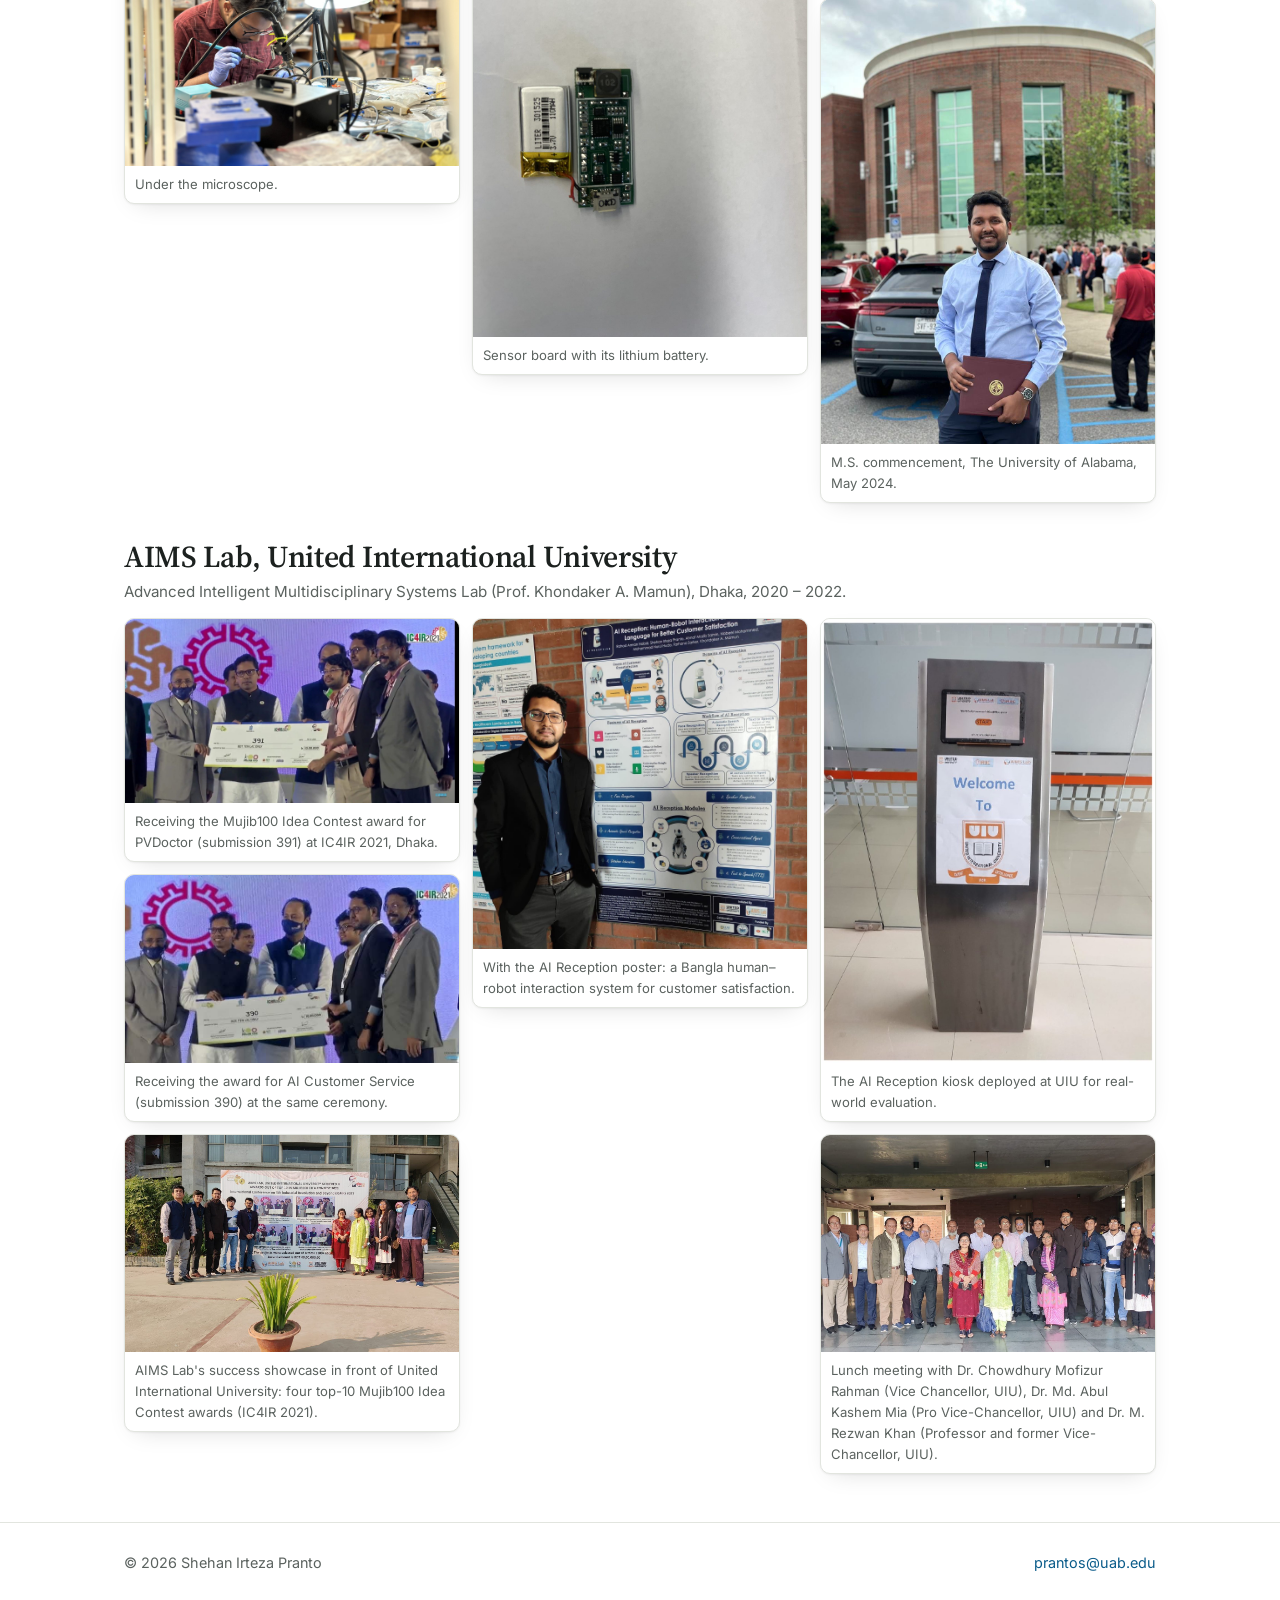
<file: gallery.html>
<!doctype html>
<html lang="en">
<head>
  <meta charset="utf-8">
  <meta name="viewport" content="width=device-width, initial-scale=1">
  <title>Gallery — Shehan Irteza Pranto</title>
  <meta name="description" content="Photos from conferences, presentations and the labs I have been part of: UAB, CLAWS Lab at The University of Alabama, and AIMS Lab at UIU.">
  <link rel="icon" href="assets/img/favicon.svg" type="image/svg+xml">
  <link rel="preconnect" href="https://fonts.googleapis.com">
  <link rel="preconnect" href="https://fonts.gstatic.com" crossorigin>
  <link href="https://fonts.googleapis.com/css2?family=Inter:wght@400;500;600;700&family=Source+Serif+4:opsz,wght@8..60,400;8..60,600;8..60,700&display=swap" rel="stylesheet">
  <link rel="stylesheet" href="assets/css/style.css">
</head>
<body>

<header class="site-header">
  <div class="container nav">
    <a class="brand" href="index.html">Shehan Irteza Pranto</a>
    <ul class="nav-links">
      <li><a href="index.html">Home</a></li>
      <li><a href="research.html">Research</a></li>
      <li><a href="publications.html">Publications</a></li>
      <li><a href="awards.html">Awards &amp; Talks</a></li>
      <li><a href="teaching.html">Teaching</a></li>
      <li><a href="gallery.html">Gallery</a></li>
      <li><a href="assets/pdf/Shehan_Irteza_Pranto_CV.pdf" target="_blank" rel="noopener">CV</a></li>
    </ul>
    <div class="nav-actions">
      <button class="icon-btn" data-theme-toggle aria-label="Toggle dark mode" title="Toggle dark mode">&#9789;</button>
      <button class="icon-btn nav-toggle" aria-label="Menu" aria-expanded="false">&#9776;</button>
    </div>
  </div>
</header>

<main class="container">
  <div class="page-title">
    <h1>Gallery</h1>
    <p class="lead">Conferences, presentations, and the people and hardware behind the work. Click any photo to enlarge.</p>
  </div>

  <div class="filters" data-scope="#gallery">
    <button data-filter="all" class="active">All</button>
    <button data-filter="conf">Conferences &amp; talks</button>
    <button data-filter="uab">UAB</button>
    <button data-filter="claws">CLAWS Lab (UA)</button>
    <button data-filter="aims">AIMS Lab (UIU)</button>
  </div>

  <div id="gallery">

    <section class="gallery-group" id="attis-2026" data-tags="conf uab">
      <h2>ATTIS 2026, Birmingham</h2>
      <p class="lead">Flash talk and poster: Do CRRT Machine Signals Add Prognostic Value? <a href="awards.html#attis-2026">2nd Place Poster Award, with video.</a></p>
      <div class="masonry">
        <figure><img src="assets/img/gallery/attis-2026-talk-1.jpg" alt="Presenting at ATTIS 2026" data-lightbox="g" loading="lazy"><figcaption>Walking through multimodal feature engineering and model convergence.</figcaption></figure>
      </div>
    </section>

    <section class="gallery-group" id="kidney-week-2025" data-tags="conf uab">
      <h2>ASN Kidney Week 2025, Houston</h2>
      <p class="lead">Co-author on three abstracts, including an oral presentation from our group.</p>
      <div class="masonry">
        <figure><img src="assets/img/gallery/kidney-week-2025-1.jpg" alt="Outside the convention center at Kidney Week 2025" data-lightbox="g" loading="lazy"><figcaption>Kidney Week 2025, George R. Brown Convention Center.</figcaption></figure>
        <figure><img src="assets/img/gallery/kidney-week-2025-2.jpg" alt="With lab colleagues at Kidney Week" data-lightbox="g" loading="lazy"><figcaption>With colleagues from the Neyra group.</figcaption></figure>
        <figure><img src="assets/img/gallery/kidney-week-2025-3.jpg" alt="At the Kidney Week sign" data-lightbox="g" loading="lazy"><figcaption>At the Kidney Week sign.</figcaption></figure>
      </div>
    </section>

    <section class="gallery-group" id="attis-2025" data-tags="conf uab">
      <h2>ATTIS 2025, Birmingham</h2>
      <p class="lead">Flash talk and poster: Enhancing Prognostic Accuracy in AKI, a systematic data-quality assurance framework for CRRT machine data.</p>
      <div class="masonry">
        <figure><img src="assets/img/gallery/attis-2025-poster-1.jpg" alt="ATTIS 2025 poster" data-lightbox="g" loading="lazy"><figcaption>The poster.</figcaption></figure>
        <figure><img src="assets/img/gallery/attis-2025-poster-3.jpg" alt="Discussing the poster with attendees" data-lightbox="g" loading="lazy"><figcaption>Discussing the outlier-detection pipeline with attendees.</figcaption></figure>
      </div>
    </section>

    <section class="gallery-group" id="uab" data-tags="uab">
      <h2>UAB — Chen &amp; Neyra labs</h2>
      <p class="lead">Biomedical Informatics and Data Science, and the Division of Nephrology.</p>
      <div class="masonry">
        <figure><img src="assets/img/gallery/uab-lab-dinner-2024.jpg" alt="Lab dinner, November 2024" data-lightbox="g" loading="lazy"><figcaption>Lab dinner, November 2024.</figcaption></figure>
        <figure><img src="assets/img/gallery/uab-lab-holiday-2024.jpg" alt="Lab holiday gathering, December 2024" data-lightbox="g" loading="lazy"><figcaption>Holiday gathering, December 2024.</figcaption></figure>
      </div>
    </section>

    <section class="gallery-group" id="claws" data-tags="claws">
      <h2>CLAWS Lab, The University of Alabama</h2>
      <p class="lead">Computer Laboratory of Ambient and Wearable Systems (Prof. Edward Sazonov), 2022 – 2024. Building the FRIENDS vaping monitor.</p>
      <div class="masonry">
        <figure><img src="assets/img/gallery/claws-lab-members.jpg" alt="Members of CLAWS Lab" data-lightbox="g" loading="lazy"><figcaption>Members of CLAWS Lab, November 2023.</figcaption></figure>
        <figure><img src="assets/img/gallery/claws-smd-assembly-1.jpg" alt="Soldering surface-mount components" data-lightbox="g" loading="lazy"><figcaption>Surface-mount assembly of FRIENDS boards.</figcaption></figure>
        <figure><img src="assets/img/gallery/claws-smd-assembly-2.jpg" alt="Soldering under the microscope" data-lightbox="g" loading="lazy"><figcaption>Under the microscope.</figcaption></figure>
        <figure><img src="assets/img/gallery/friends-pcb-batch.jpg" alt="A batch of assembled FRIENDS PCBs" data-lightbox="g" loading="lazy"><figcaption>A batch of assembled FRIENDS PCBs ready for firmware.</figcaption></figure>
        <figure><img src="assets/img/gallery/friends-pcb-battery.jpg" alt="FRIENDS PCB with battery" data-lightbox="g" loading="lazy"><figcaption>Sensor board with its lithium battery.</figcaption></figure>
        <figure><img src="assets/img/gallery/friends-monitor-on-ends.jpg" alt="FRIENDS monitor mounted on an e-cigarette" data-lightbox="g" loading="lazy"><figcaption>Monitor mounted on an ENDS device for bench testing.</figcaption></figure>
        <figure><img src="assets/img/gallery/friends-device-attached.jpg" alt="FRIENDS monitor in enclosure attached to a pod device" data-lightbox="g" loading="lazy"><figcaption>Enclosed monitor attached to a pod-style device.</figcaption></figure>
        <figure><img src="assets/img/gallery/ua-graduation-2024.jpg" alt="At the M.S. commencement, The University of Alabama, May 2024" data-lightbox="g" loading="lazy"><figcaption>M.S. commencement, The University of Alabama, May 2024.</figcaption></figure>
      </div>
    </section>

    <section class="gallery-group" id="aims" data-tags="aims conf">
      <h2>AIMS Lab, United International University</h2>
      <p class="lead">Advanced Intelligent Multidisciplinary Systems Lab (Prof. Khondaker A. Mamun), Dhaka, 2020 – 2022.</p>
      <div class="masonry">
        <figure><img src="assets/img/gallery/aims-mujib100-award-1.jpg" alt="Receiving the Mujib100 award for PVDoctor at IC4IR 2021" data-lightbox="g" loading="lazy"><figcaption>Receiving the Mujib100 Idea Contest award for PVDoctor (submission 391) at IC4IR 2021, Dhaka.</figcaption></figure>
        <figure><img src="assets/img/gallery/aims-mujib100-award-2.jpg" alt="Receiving the Mujib100 award for AI Customer Service at IC4IR 2021" data-lightbox="g" loading="lazy"><figcaption>Receiving the award for AI Customer Service (submission 390) at the same ceremony.</figcaption></figure>
        <figure><img src="assets/img/gallery/aims-mujib100-showcase.jpg" alt="AIMS Lab in front of UIU with the Mujib100 awards banner" data-lightbox="g" loading="lazy"><figcaption>AIMS Lab's success showcase in front of United International University: four top-10 Mujib100 Idea Contest awards (IC4IR 2021).</figcaption></figure>
        <figure><img src="assets/img/gallery/ai-reception-poster.jpg" alt="With the AI Reception poster" data-lightbox="g" loading="lazy"><figcaption>With the AI Reception poster: a Bangla human–robot interaction system for customer satisfaction.</figcaption></figure>
        <figure><img src="assets/img/figures/smart-reception-kiosk.jpg" alt="The AI Reception kiosk at UIU" data-lightbox="g" loading="lazy"><figcaption>The AI Reception kiosk deployed at UIU for real-world evaluation.</figcaption></figure>
        <figure><img src="assets/img/gallery/aims-lunch-uiu-leadership.jpg" alt="Lunch meeting with UIU leadership" data-lightbox="g" loading="lazy"><figcaption>Lunch meeting with Dr. Chowdhury Mofizur Rahman (Vice Chancellor, UIU), Dr. Md. Abul Kashem Mia (Pro Vice-Chancellor, UIU) and Dr. M. Rezwan Khan (Professor and former Vice-Chancellor, UIU).</figcaption></figure>
      </div>
    </section>

  </div>
</main>

<footer class="site-footer">
  <div class="container row">
    <span>&copy; <span data-year>2026</span> Shehan Irteza Pranto</span>
    <span><a href="mailto:prantos@uab.edu">prantos@uab.edu</a></span>
  </div>
</footer>

<script src="assets/js/main.js"></script>
</body>
</html>
</file>
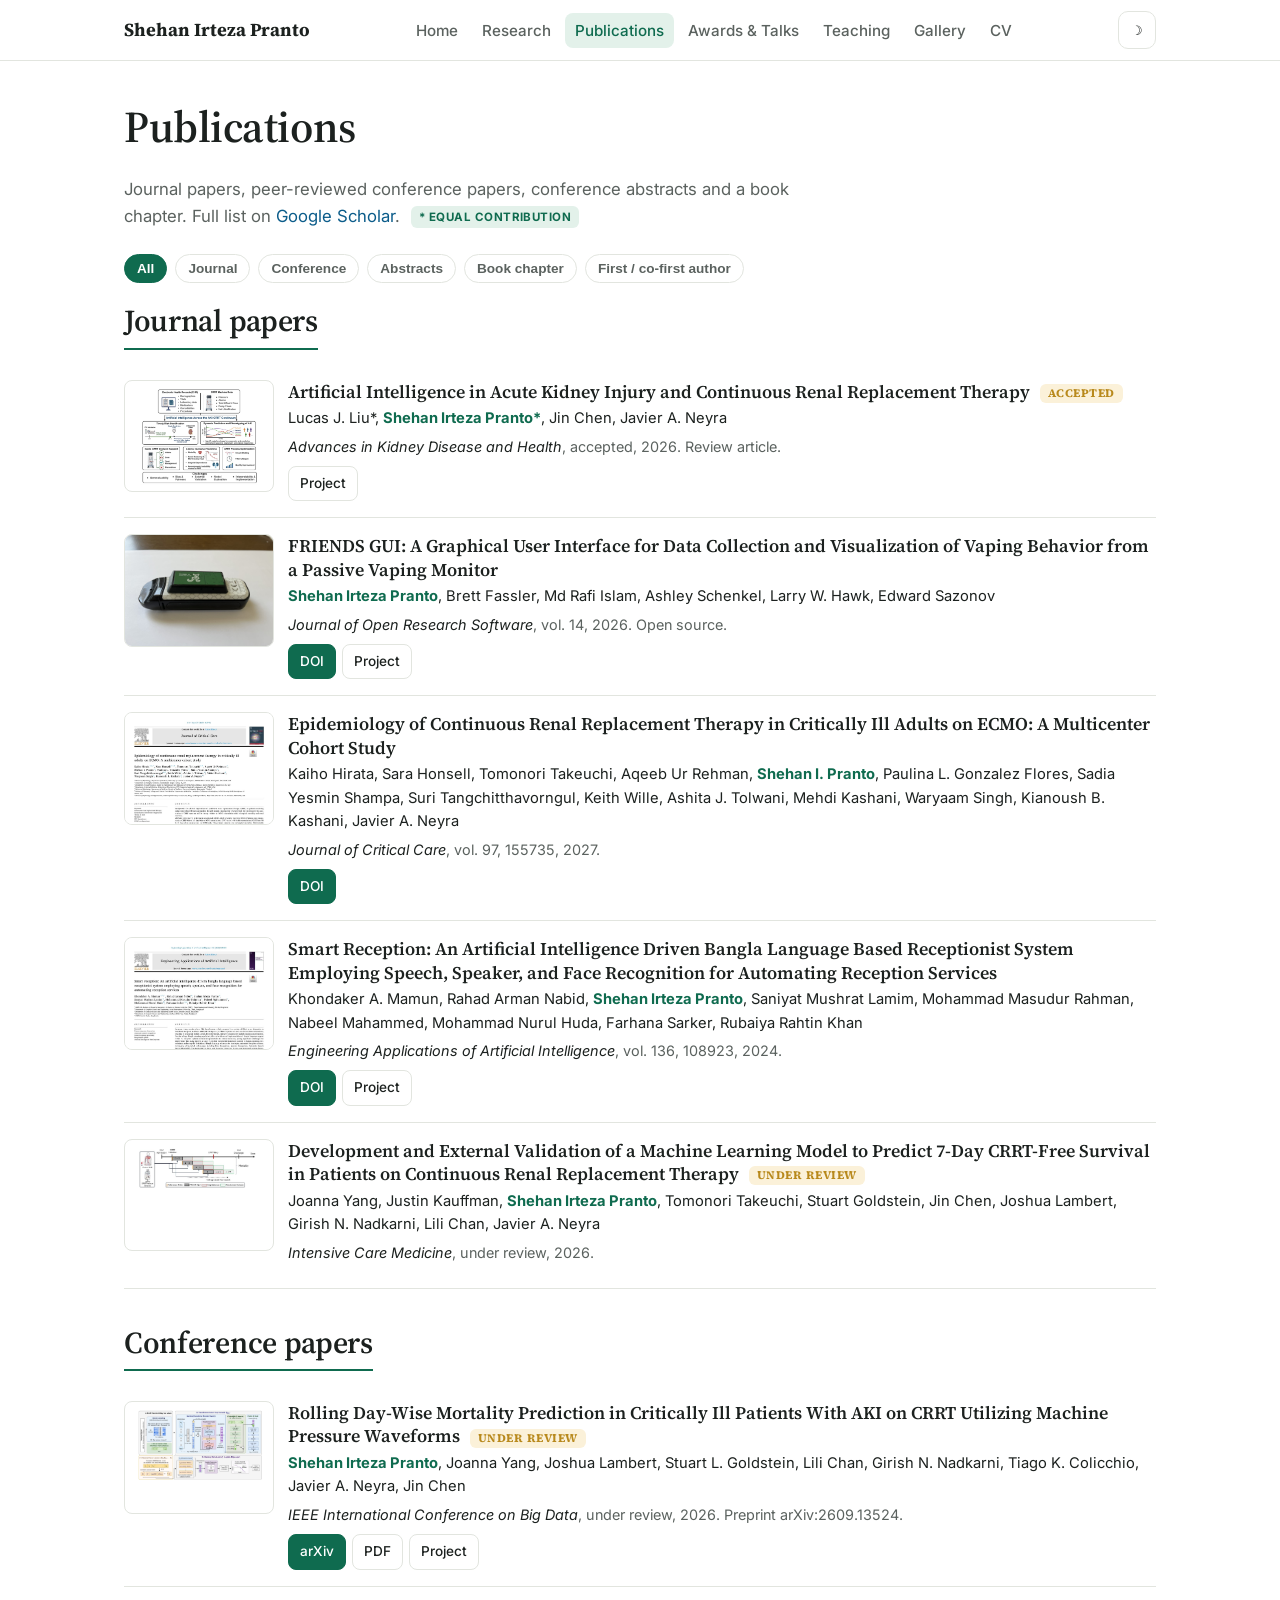
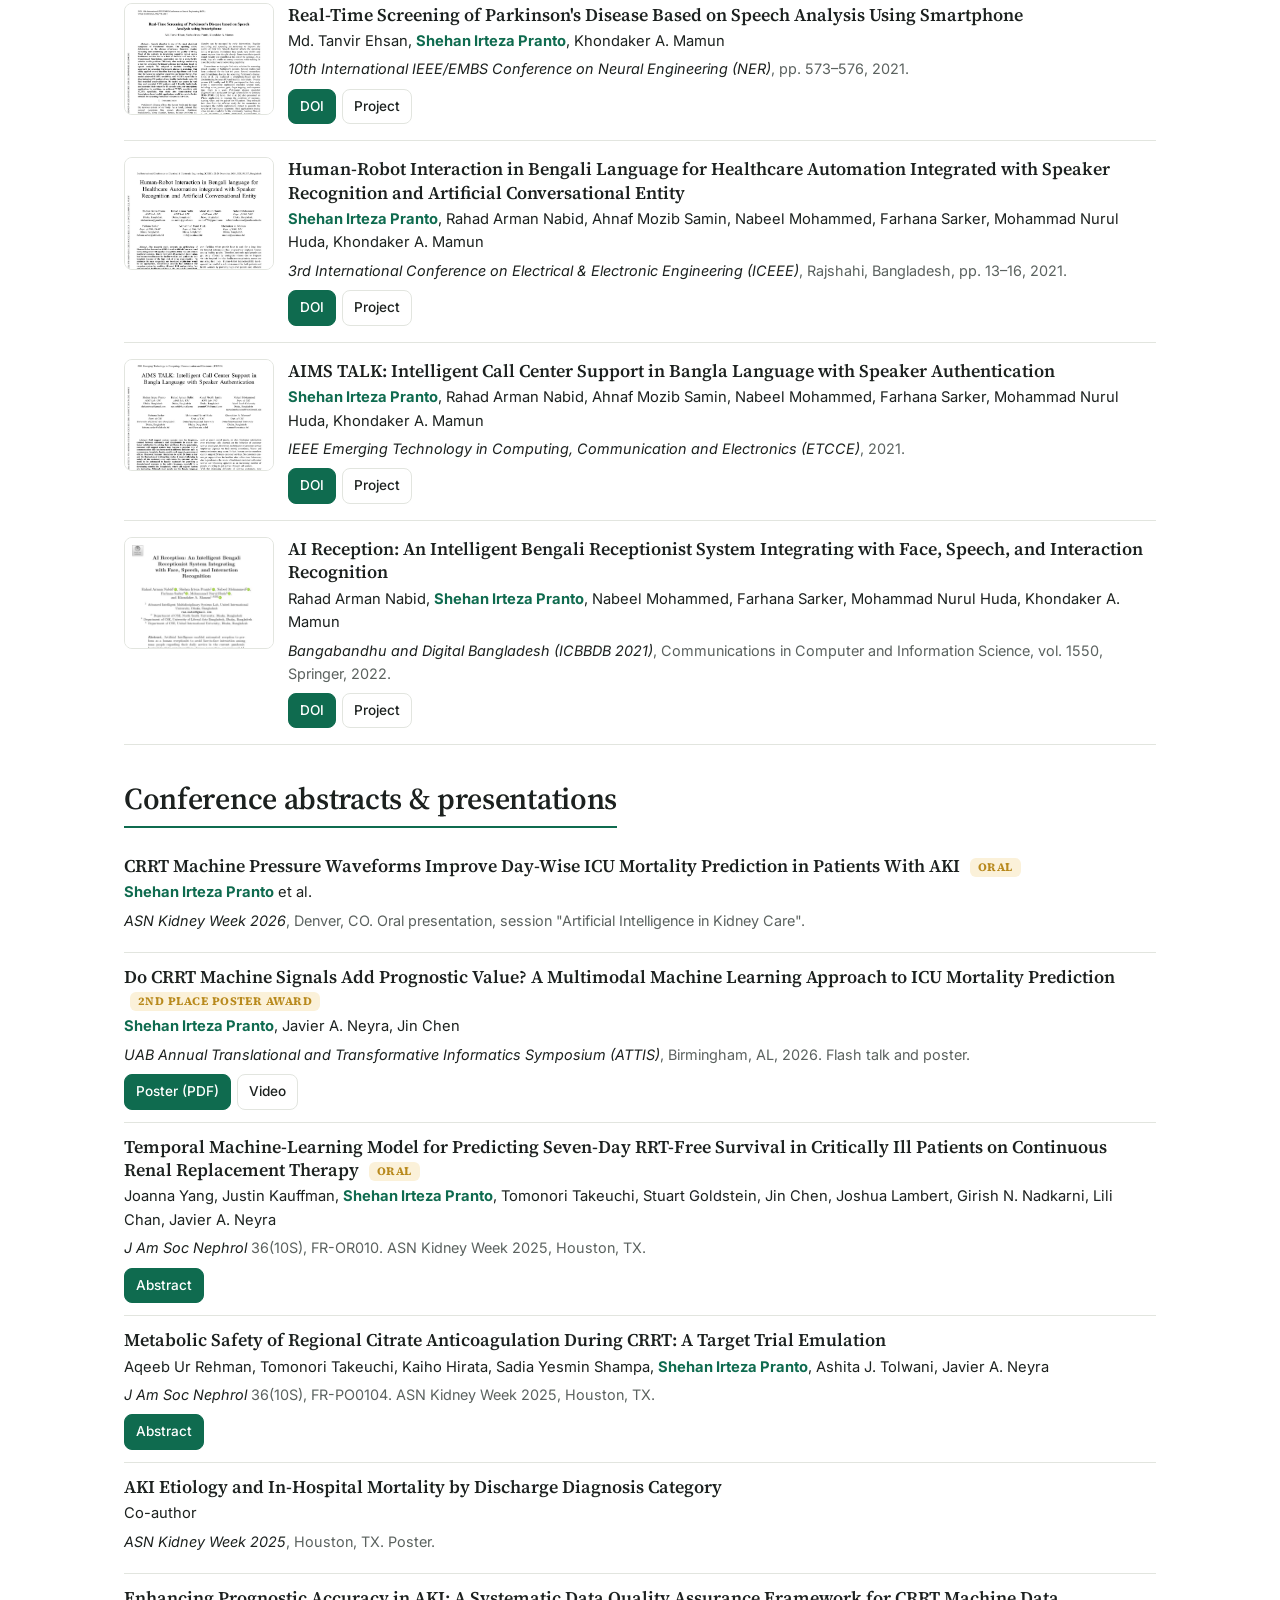
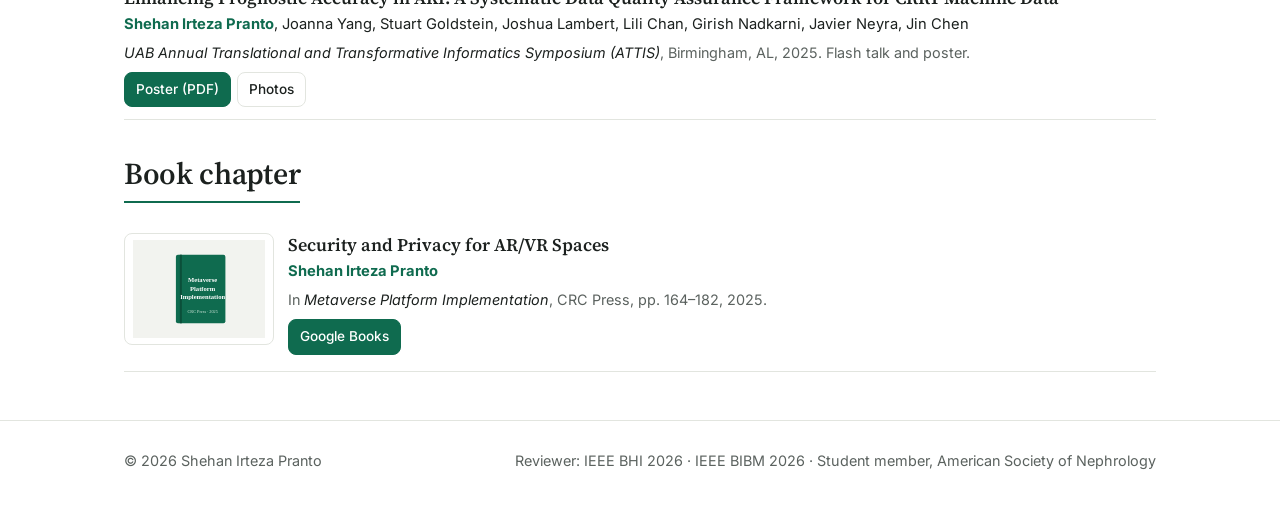
<file: publications.html>
<!doctype html>
<html lang="en">
<head>
  <meta charset="utf-8">
  <meta name="viewport" content="width=device-width, initial-scale=1">
  <title>Publications — Shehan Irteza Pranto</title>
  <meta name="description" content="Journal papers, conference papers, abstracts and book chapters by Shehan Irteza Pranto.">
  <link rel="icon" href="assets/img/favicon.svg" type="image/svg+xml">
  <link rel="preconnect" href="https://fonts.googleapis.com">
  <link rel="preconnect" href="https://fonts.gstatic.com" crossorigin>
  <link href="https://fonts.googleapis.com/css2?family=Inter:wght@400;500;600;700&family=Source+Serif+4:opsz,wght@8..60,400;8..60,600;8..60,700&display=swap" rel="stylesheet">
  <link rel="stylesheet" href="assets/css/style.css">
</head>
<body>

<header class="site-header">
  <div class="container nav">
    <a class="brand" href="index.html">Shehan Irteza Pranto</a>
    <ul class="nav-links">
      <li><a href="index.html">Home</a></li>
      <li><a href="research.html">Research</a></li>
      <li><a href="publications.html">Publications</a></li>
      <li><a href="awards.html">Awards &amp; Talks</a></li>
      <li><a href="teaching.html">Teaching</a></li>
      <li><a href="gallery.html">Gallery</a></li>
      <li><a href="assets/pdf/Shehan_Irteza_Pranto_CV.pdf" target="_blank" rel="noopener">CV</a></li>
    </ul>
    <div class="nav-actions">
      <button class="icon-btn" data-theme-toggle aria-label="Toggle dark mode" title="Toggle dark mode">&#9789;</button>
      <button class="icon-btn nav-toggle" aria-label="Menu" aria-expanded="false">&#9776;</button>
    </div>
  </div>
</header>

<main class="container">
  <div class="page-title">
    <h1>Publications</h1>
    <p class="lead">
      Journal papers, peer-reviewed conference papers, conference abstracts and a book chapter.
      Full list on <a href="https://scholar.google.com/scholar?q=%22Shehan+Irteza+Pranto%22" target="_blank" rel="noopener">Google Scholar</a>.
      <span class="badge green">* equal contribution</span>
    </p>
  </div>

  <div class="filters" data-scope="#pubs">
    <button data-filter="all" class="active">All</button>
    <button data-filter="journal">Journal</button>
    <button data-filter="conference">Conference</button>
    <button data-filter="abstract">Abstracts</button>
    <button data-filter="chapter">Book chapter</button>
    <button data-filter="first">First / co-first author</button>
  </div>

  <div id="pubs">

  <!-- ============ JOURNAL ============ -->
  <section class="pub-group" data-tags="journal first">
    <h2>Journal papers</h2>

    <article class="pub" data-tags="journal first">
      <div class="thumb contain"><img src="assets/img/figures/ai-aki-crrt-review-fig1.jpg" alt="" loading="lazy"></div>
      <div>
        <p class="title">Artificial Intelligence in Acute Kidney Injury and Continuous Renal Replacement Therapy <span class="badge">Accepted</span></p>
        <p class="authors">Lucas J. Liu*, <span class="me">Shehan Irteza Pranto*</span>, Jin Chen, Javier A. Neyra</p>
        <p class="venue"><i>Advances in Kidney Disease and Health</i>, accepted, 2026. Review article.</p>
        <div class="actions"><a class="btn" href="research.html#crrt-waveforms">Project</a></div>
      </div>
    </article>

    <article class="pub" data-tags="journal">
      <div class="thumb"><img src="assets/img/gallery/friends-device-attached.jpg" alt="" loading="lazy"></div>
      <div>
        <p class="title">FRIENDS GUI: A Graphical User Interface for Data Collection and Visualization of Vaping Behavior from a Passive Vaping Monitor</p>
        <p class="authors"><span class="me">Shehan Irteza Pranto</span>, Brett Fassler, Md Rafi Islam, Ashley Schenkel, Larry W. Hawk, Edward Sazonov</p>
        <p class="venue"><i>Journal of Open Research Software</i>, vol. 14, 2026. Open source.</p>
        <div class="actions"><a class="btn accent" href="https://doi.org/10.5334/jors.613" target="_blank" rel="noopener">DOI</a><a class="btn" href="research.html#friends">Project</a></div>
      </div>
    </article>

    <article class="pub" data-tags="journal">
      <div class="thumb"><img src="assets/img/papers/ecmo-crrt-jcc.jpg" alt="" loading="lazy"></div>
      <div>
        <p class="title">Epidemiology of Continuous Renal Replacement Therapy in Critically Ill Adults on ECMO: A Multicenter Cohort Study</p>
        <p class="authors">Kaiho Hirata, Sara Honsell, Tomonori Takeuchi, Aqeeb Ur Rehman, <span class="me">Shehan I. Pranto</span>, Paulina L. Gonzalez Flores, Sadia Yesmin Shampa, Suri Tangchitthavorngul, Keith Wille, Ashita J. Tolwani, Mehdi Kashani, Waryaam Singh, Kianoush B. Kashani, Javier A. Neyra</p>
        <p class="venue"><i>Journal of Critical Care</i>, vol. 97, 155735, 2027.</p>
        <div class="actions"><a class="btn accent" href="https://doi.org/10.1016/j.jcrc.2026.155735" target="_blank" rel="noopener">DOI</a></div>
      </div>
    </article>

    <article class="pub" data-tags="journal">
      <div class="thumb"><img src="assets/img/papers/smart-reception-eaai.jpg" alt="" loading="lazy"></div>
      <div>
        <p class="title">Smart Reception: An Artificial Intelligence Driven Bangla Language Based Receptionist System Employing Speech, Speaker, and Face Recognition for Automating Reception Services</p>
        <p class="authors">Khondaker A. Mamun, Rahad Arman Nabid, <span class="me">Shehan Irteza Pranto</span>, Saniyat Mushrat Lamim, Mohammad Masudur Rahman, Nabeel Mahammed, Mohammad Nurul Huda, Farhana Sarker, Rubaiya Rahtin Khan</p>
        <p class="venue"><i>Engineering Applications of Artificial Intelligence</i>, vol. 136, 108923, 2024.</p>
        <div class="actions"><a class="btn accent" href="https://doi.org/10.1016/j.engappai.2024.108923" target="_blank" rel="noopener">DOI</a><a class="btn" href="research.html#smart-reception">Project</a></div>
      </div>
    </article>

    <article class="pub" data-tags="journal">
      <div class="thumb contain"><img src="assets/img/figures/crrt-fig1-rolling-window.jpg" alt="" loading="lazy"></div>
      <div>
        <p class="title">Development and External Validation of a Machine Learning Model to Predict 7-Day CRRT-Free Survival in Patients on Continuous Renal Replacement Therapy <span class="badge">Under review</span></p>
        <p class="authors">Joanna Yang, Justin Kauffman, <span class="me">Shehan Irteza Pranto</span>, Tomonori Takeuchi, Stuart Goldstein, Jin Chen, Joshua Lambert, Girish N. Nadkarni, Lili Chan, Javier A. Neyra</p>
        <p class="venue"><i>Intensive Care Medicine</i>, under review, 2026.</p>
      </div>
    </article>
  </section>

  <!-- ============ CONFERENCE ============ -->
  <section class="pub-group" data-tags="conference first">
    <h2>Conference papers</h2>

    <article class="pub" data-tags="conference first">
      <div class="thumb contain"><img src="assets/img/figures/crrt-fig3-architecture.jpg" alt="Transformer-fusion stacked ensemble architecture" loading="lazy"></div>
      <div>
        <p class="title">Rolling Day-Wise Mortality Prediction in Critically Ill Patients With AKI on CRRT Utilizing Machine Pressure Waveforms <span class="badge">Under review</span></p>
        <p class="authors"><span class="me">Shehan Irteza Pranto</span>, Joanna Yang, Joshua Lambert, Stuart L. Goldstein, Lili Chan, Girish N. Nadkarni, Tiago K. Colicchio, Javier A. Neyra, Jin Chen</p>
        <p class="venue"><i>IEEE International Conference on Big Data</i>, under review, 2026. Preprint arXiv:2609.13524.</p>
        <div class="actions"><a class="btn accent" href="https://arxiv.org/abs/2609.13524" target="_blank" rel="noopener">arXiv</a><a class="btn" href="assets/pdf/Pranto_2026_CRRT_Waveforms_arXiv.pdf" target="_blank" rel="noopener">PDF</a><a class="btn" href="research.html#crrt-waveforms">Project</a></div>
      </div>
    </article>

    <article class="pub" data-tags="conference">
      <div class="thumb"><img src="assets/img/papers/pvdoctor-ner.jpg" alt="" loading="lazy"></div>
      <div>
        <p class="title">Real-Time Screening of Parkinson's Disease Based on Speech Analysis Using Smartphone</p>
        <p class="authors">Md. Tanvir Ehsan, <span class="me">Shehan Irteza Pranto</span>, Khondaker A. Mamun</p>
        <p class="venue"><i>10th International IEEE/EMBS Conference on Neural Engineering (NER)</i>, pp. 573–576, 2021.</p>
        <div class="actions"><a class="btn accent" href="https://doi.org/10.1109/NER49283.2021.9441145" target="_blank" rel="noopener">DOI</a><a class="btn" href="research.html#pvdoctor">Project</a></div>
      </div>
    </article>

    <article class="pub" data-tags="conference first">
      <div class="thumb"><img src="assets/img/papers/hri-iceee.jpg" alt="" loading="lazy"></div>
      <div>
        <p class="title">Human-Robot Interaction in Bengali Language for Healthcare Automation Integrated with Speaker Recognition and Artificial Conversational Entity</p>
        <p class="authors"><span class="me">Shehan Irteza Pranto</span>, Rahad Arman Nabid, Ahnaf Mozib Samin, Nabeel Mohammed, Farhana Sarker, Mohammad Nurul Huda, Khondaker A. Mamun</p>
        <p class="venue"><i>3rd International Conference on Electrical &amp; Electronic Engineering (ICEEE)</i>, Rajshahi, Bangladesh, pp. 13–16, 2021.</p>
        <div class="actions"><a class="btn accent" href="https://doi.org/10.1109/ICEEE54059.2021.9718797" target="_blank" rel="noopener">DOI</a><a class="btn" href="research.html#smart-reception">Project</a></div>
      </div>
    </article>

    <article class="pub" data-tags="conference first">
      <div class="thumb"><img src="assets/img/papers/aims-talk-etcce.jpg" alt="" loading="lazy"></div>
      <div>
        <p class="title">AIMS TALK: Intelligent Call Center Support in Bangla Language with Speaker Authentication</p>
        <p class="authors"><span class="me">Shehan Irteza Pranto</span>, Rahad Arman Nabid, Ahnaf Mozib Samin, Nabeel Mohammed, Farhana Sarker, Mohammad Nurul Huda, Khondaker A. Mamun</p>
        <p class="venue"><i>IEEE Emerging Technology in Computing, Communication and Electronics (ETCCE)</i>, 2021.</p>
        <div class="actions"><a class="btn accent" href="https://doi.org/10.1109/ETCCE54784.2021.9689831" target="_blank" rel="noopener">DOI</a><a class="btn" href="research.html#aims-talk">Project</a></div>
      </div>
    </article>

    <article class="pub" data-tags="conference">
      <div class="thumb"><img src="assets/img/papers/ai-reception-icbbdb.jpg" alt="" loading="lazy"></div>
      <div>
        <p class="title">AI Reception: An Intelligent Bengali Receptionist System Integrating with Face, Speech, and Interaction Recognition</p>
        <p class="authors">Rahad Arman Nabid, <span class="me">Shehan Irteza Pranto</span>, Nabeel Mohammed, Farhana Sarker, Mohammad Nurul Huda, Khondaker A. Mamun</p>
        <p class="venue"><i>Bangabandhu and Digital Bangladesh (ICBBDB 2021)</i>, Communications in Computer and Information Science, vol. 1550, Springer, 2022.</p>
        <div class="actions"><a class="btn accent" href="https://doi.org/10.1007/978-3-031-17181-9_7" target="_blank" rel="noopener">DOI</a><a class="btn" href="research.html#smart-reception">Project</a></div>
      </div>
    </article>
  </section>

  <!-- ============ ABSTRACTS ============ -->
  <section class="pub-group" data-tags="abstract first">
    <h2>Conference abstracts &amp; presentations</h2>

    <article class="pub no-thumb" data-tags="abstract first">
      <div>
        <p class="title">CRRT Machine Pressure Waveforms Improve Day-Wise ICU Mortality Prediction in Patients With AKI <span class="badge">Oral</span></p>
        <p class="authors"><span class="me">Shehan Irteza Pranto</span> et al.</p>
        <p class="venue"><i>ASN Kidney Week 2026</i>, Denver, CO. Oral presentation, session "Artificial Intelligence in Kidney Care".</p>
      </div>
    </article>

    <article class="pub no-thumb" data-tags="abstract first">
      <div>
        <p class="title">Do CRRT Machine Signals Add Prognostic Value? A Multimodal Machine Learning Approach to ICU Mortality Prediction <span class="badge">2nd Place Poster Award</span></p>
        <p class="authors"><span class="me">Shehan Irteza Pranto</span>, Javier A. Neyra, Jin Chen</p>
        <p class="venue"><i>UAB Annual Translational and Transformative Informatics Symposium (ATTIS)</i>, Birmingham, AL, 2026. Flash talk and poster.</p>
        <div class="actions"><a class="btn accent" href="assets/pdf/ATTIS_2026_Poster.pdf" target="_blank" rel="noopener">Poster (PDF)</a><a class="btn" href="awards.html#attis-2026">Video</a></div>
      </div>
    </article>

    <article class="pub no-thumb" data-tags="abstract">
      <div>
        <p class="title">Temporal Machine-Learning Model for Predicting Seven-Day RRT-Free Survival in Critically Ill Patients on Continuous Renal Replacement Therapy <span class="badge">Oral</span></p>
        <p class="authors">Joanna Yang, Justin Kauffman, <span class="me">Shehan Irteza Pranto</span>, Tomonori Takeuchi, Stuart Goldstein, Jin Chen, Joshua Lambert, Girish N. Nadkarni, Lili Chan, Javier A. Neyra</p>
        <p class="venue"><i>J Am Soc Nephrol</i> 36(10S), FR-OR010. ASN Kidney Week 2025, Houston, TX.</p>
        <div class="actions"><a class="btn accent" href="https://journals.lww.com/jasn/fulltext/10.1681/asn.202527qe0ybg~temporal-machine-learning-model-for-predicting-seven-day" target="_blank" rel="noopener">Abstract</a></div>
      </div>
    </article>

    <article class="pub no-thumb" data-tags="abstract">
      <div>
        <p class="title">Metabolic Safety of Regional Citrate Anticoagulation During CRRT: A Target Trial Emulation</p>
        <p class="authors">Aqeeb Ur Rehman, Tomonori Takeuchi, Kaiho Hirata, Sadia Yesmin Shampa, <span class="me">Shehan Irteza Pranto</span>, Ashita J. Tolwani, Javier A. Neyra</p>
        <p class="venue"><i>J Am Soc Nephrol</i> 36(10S), FR-PO0104. ASN Kidney Week 2025, Houston, TX.</p>
        <div class="actions"><a class="btn accent" href="https://journals.lww.com/jasn/fulltext/10.1681/asn.2025e0he05mm~metabolic-safety-of-regional-citrate-anticoagulation-during" target="_blank" rel="noopener">Abstract</a></div>
      </div>
    </article>

    <article class="pub no-thumb" data-tags="abstract">
      <div>
        <p class="title">AKI Etiology and In-Hospital Mortality by Discharge Diagnosis Category</p>
        <p class="authors">Co-author</p>
        <p class="venue"><i>ASN Kidney Week 2025</i>, Houston, TX. Poster.</p>
      </div>
    </article>



    <article class="pub no-thumb" data-tags="abstract first">
      <div>
        <p class="title">Enhancing Prognostic Accuracy in AKI: A Systematic Data Quality Assurance Framework for CRRT Machine Data</p>
        <p class="authors"><span class="me">Shehan Irteza Pranto</span>, Joanna Yang, Stuart Goldstein, Joshua Lambert, Lili Chan, Girish Nadkarni, Javier Neyra, Jin Chen</p>
        <p class="venue"><i>UAB Annual Translational and Transformative Informatics Symposium (ATTIS)</i>, Birmingham, AL, 2025. Flash talk and poster.</p>
        <div class="actions"><a class="btn accent" href="assets/pdf/ATTIS_2025_Poster.pdf" target="_blank" rel="noopener">Poster (PDF)</a><a class="btn" href="gallery.html#attis-2025">Photos</a></div>
      </div>
    </article>
  </section>

  <!-- ============ BOOK CHAPTER ============ -->
  <section class="pub-group" data-tags="chapter first">
    <h2>Book chapter</h2>
    <article class="pub" data-tags="chapter first">
      <div class="thumb contain"><img src="assets/img/book-chapter.svg" alt="" loading="lazy"></div>
      <div>
        <p class="title">Security and Privacy for AR/VR Spaces</p>
        <p class="authors"><span class="me">Shehan Irteza Pranto</span></p>
        <p class="venue">In <i>Metaverse Platform Implementation</i>, CRC Press, pp. 164–182, 2025.</p>
        <div class="actions"><a class="btn accent" href="https://books.google.com/books?id=bdqYEQAAQBAJ&pg=PT135" target="_blank" rel="noopener">Google Books</a></div>
      </div>
    </article>
  </section>

  </div>
</main>

<footer class="site-footer">
  <div class="container row">
    <span>&copy; <span data-year>2026</span> Shehan Irteza Pranto</span>
    <span>Reviewer: IEEE BHI 2026 &middot; IEEE BIBM 2026 &middot; Student member, American Society of Nephrology</span>
  </div>
</footer>

<script src="assets/js/main.js"></script>
</body>
</html>
</file>
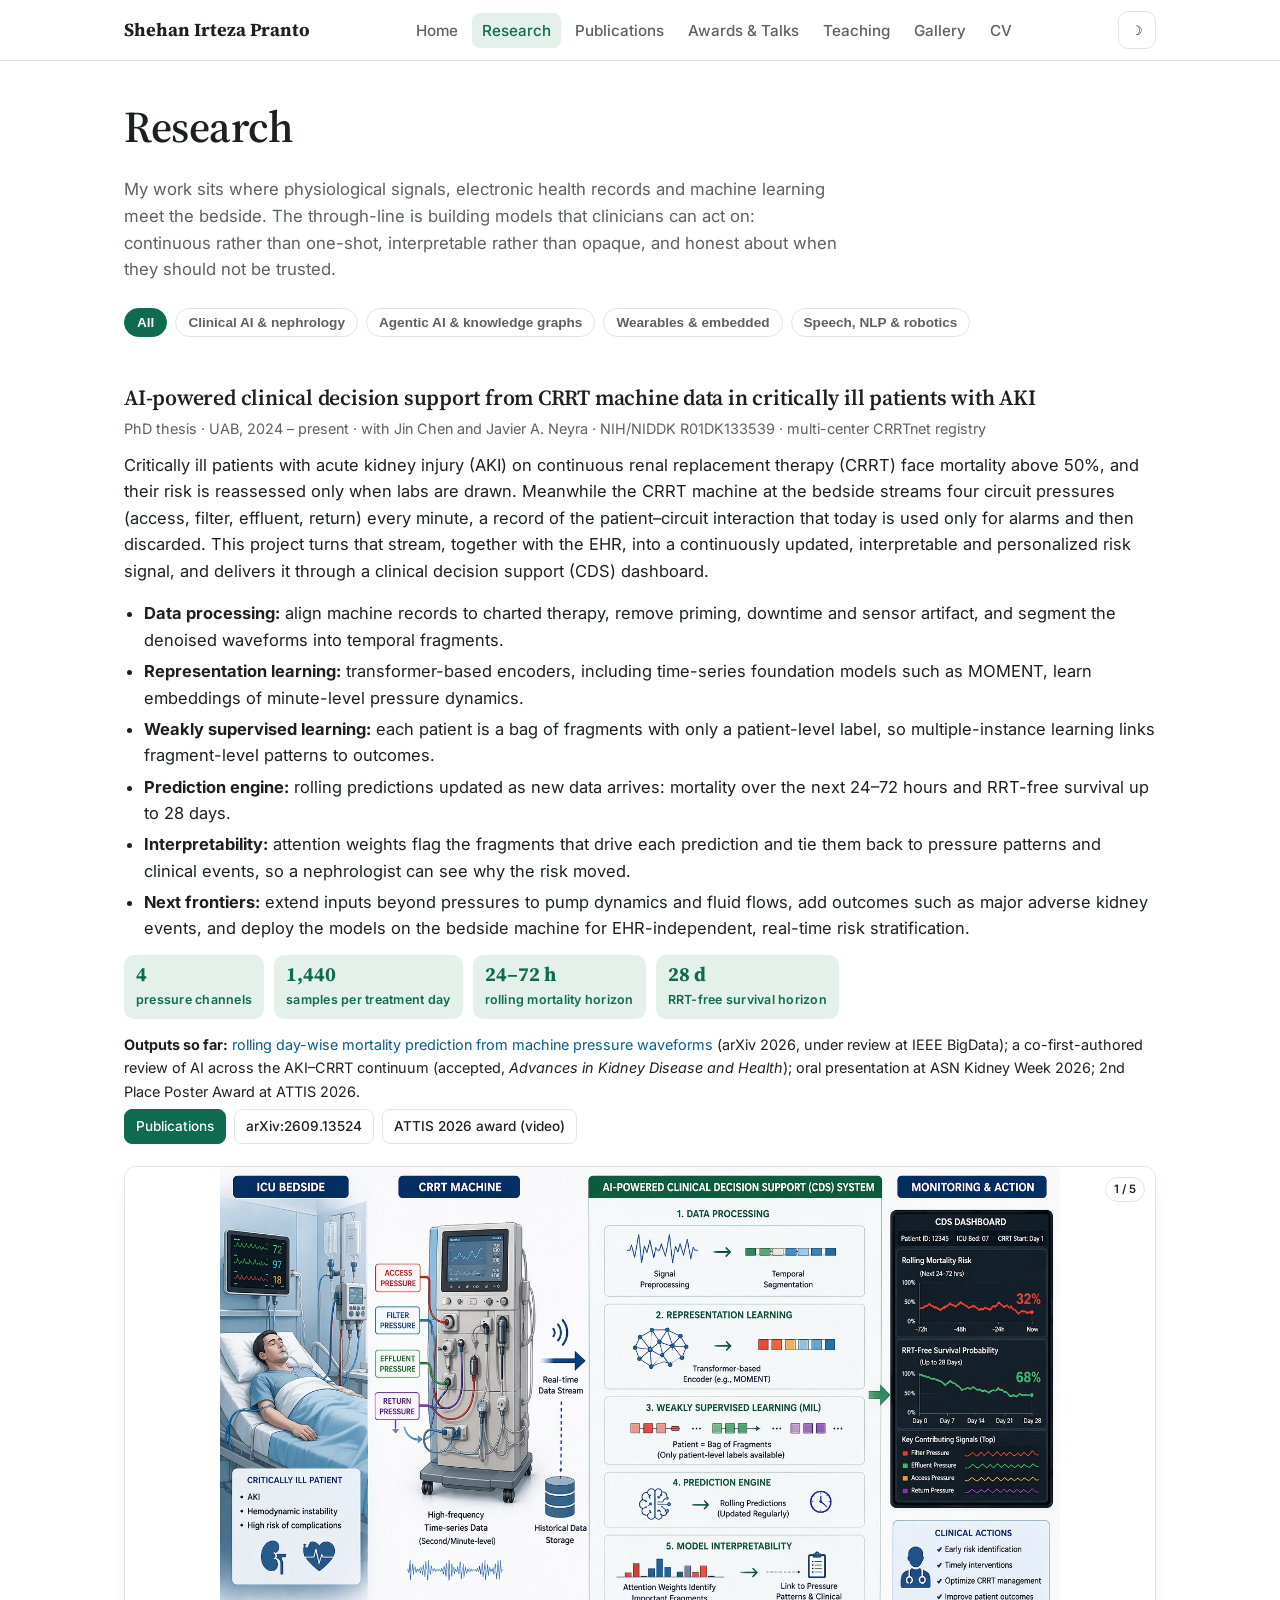
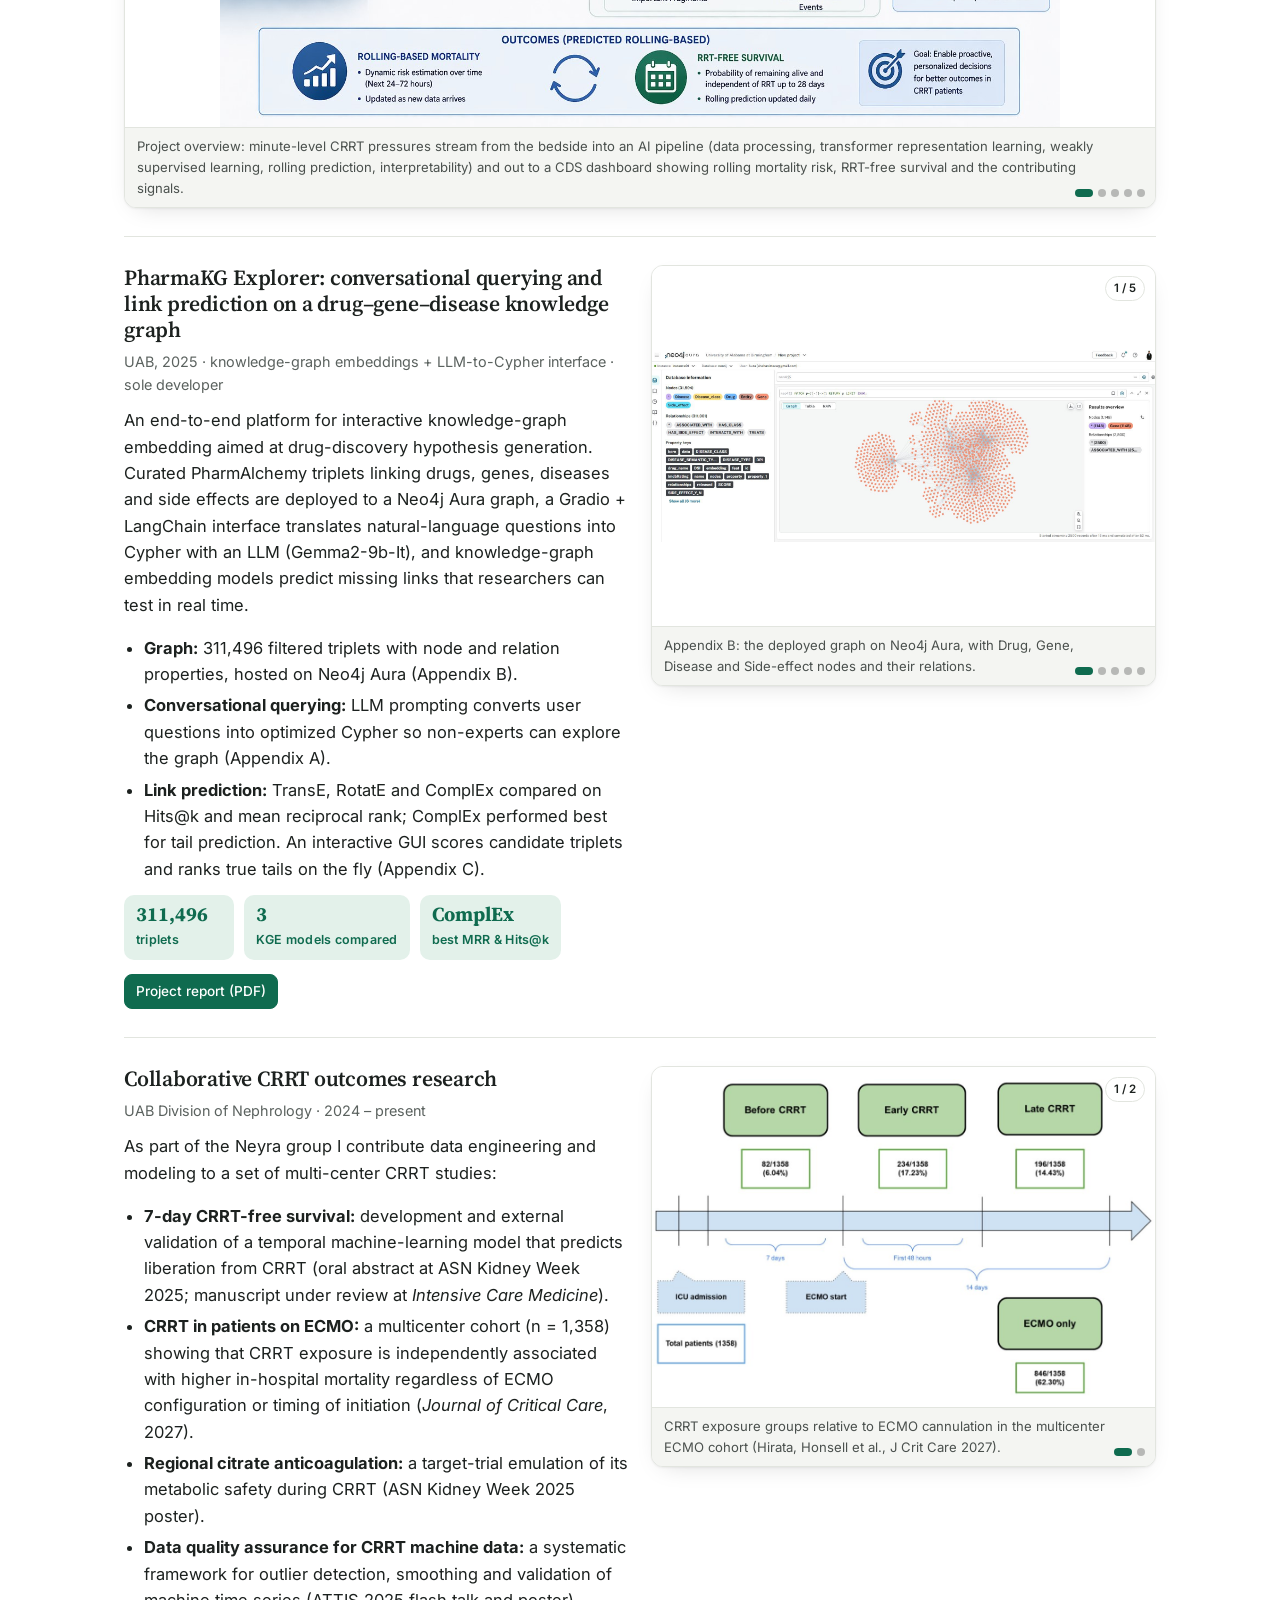
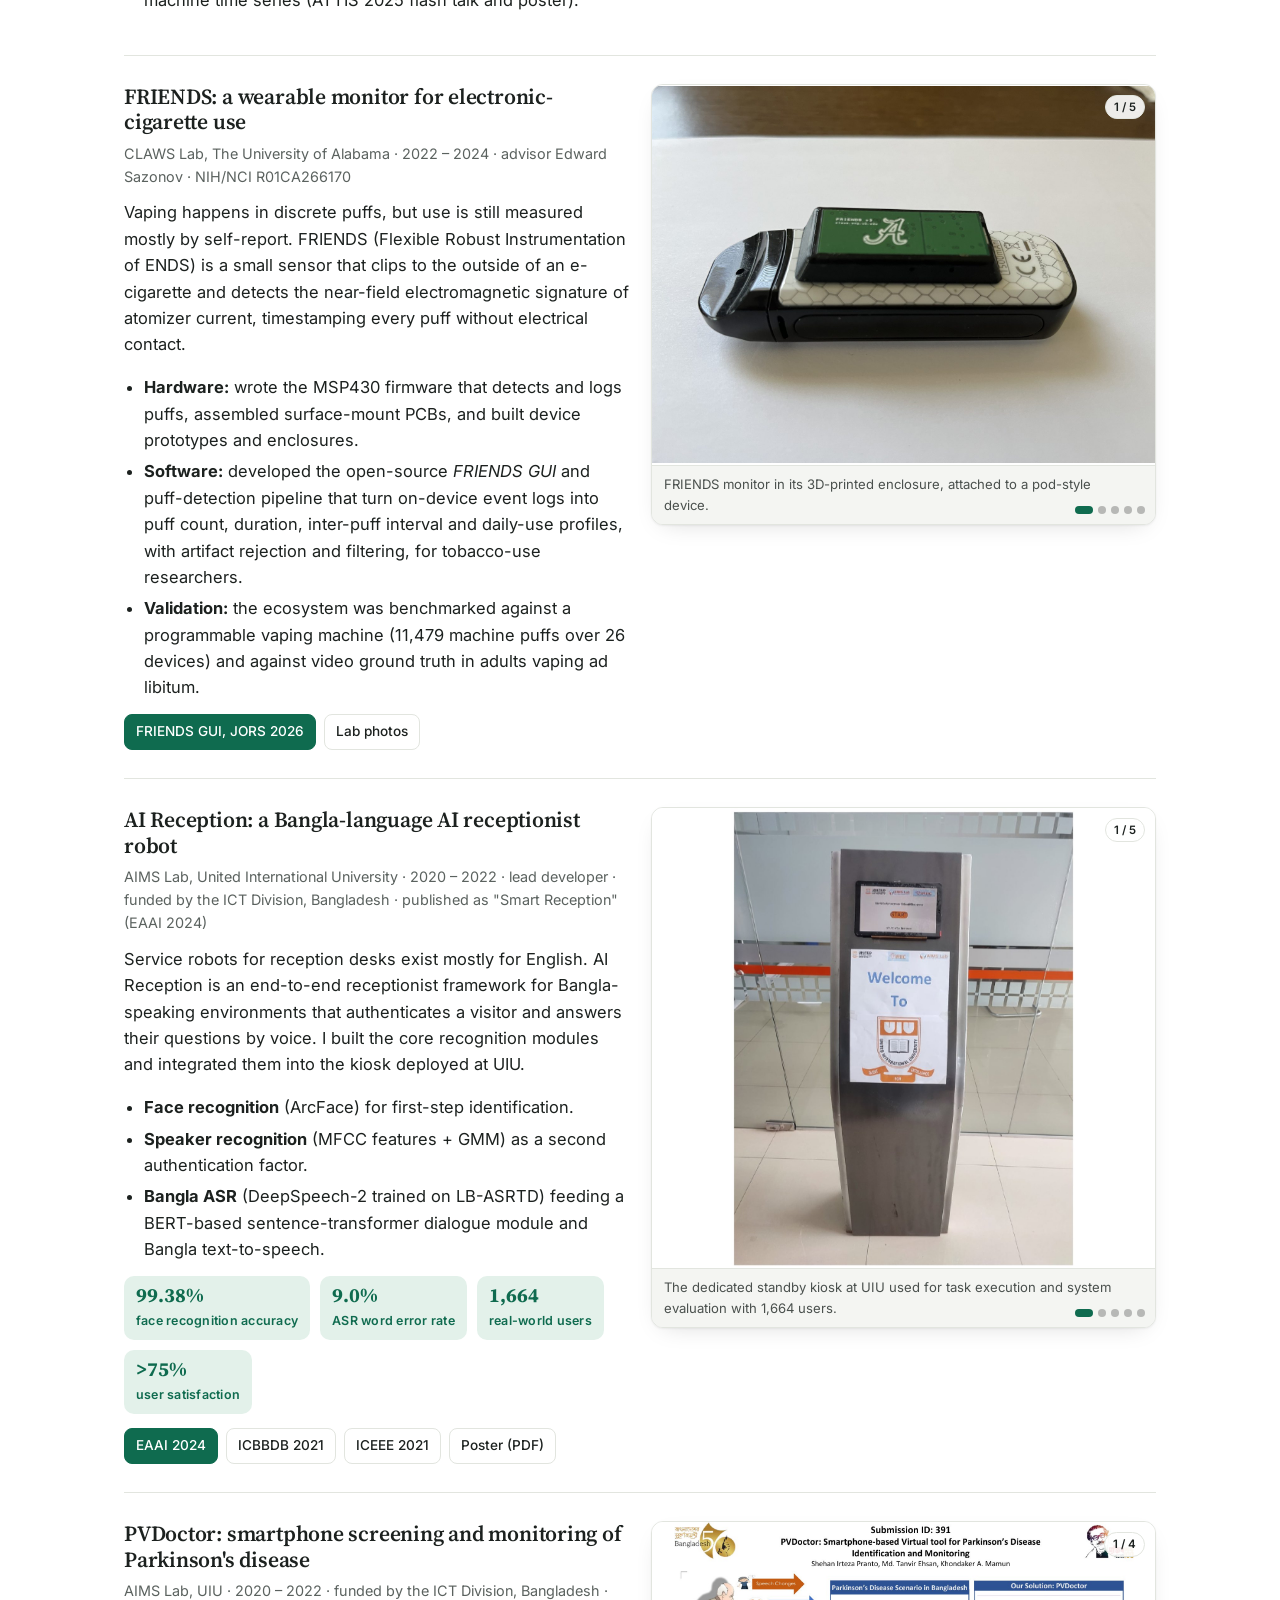
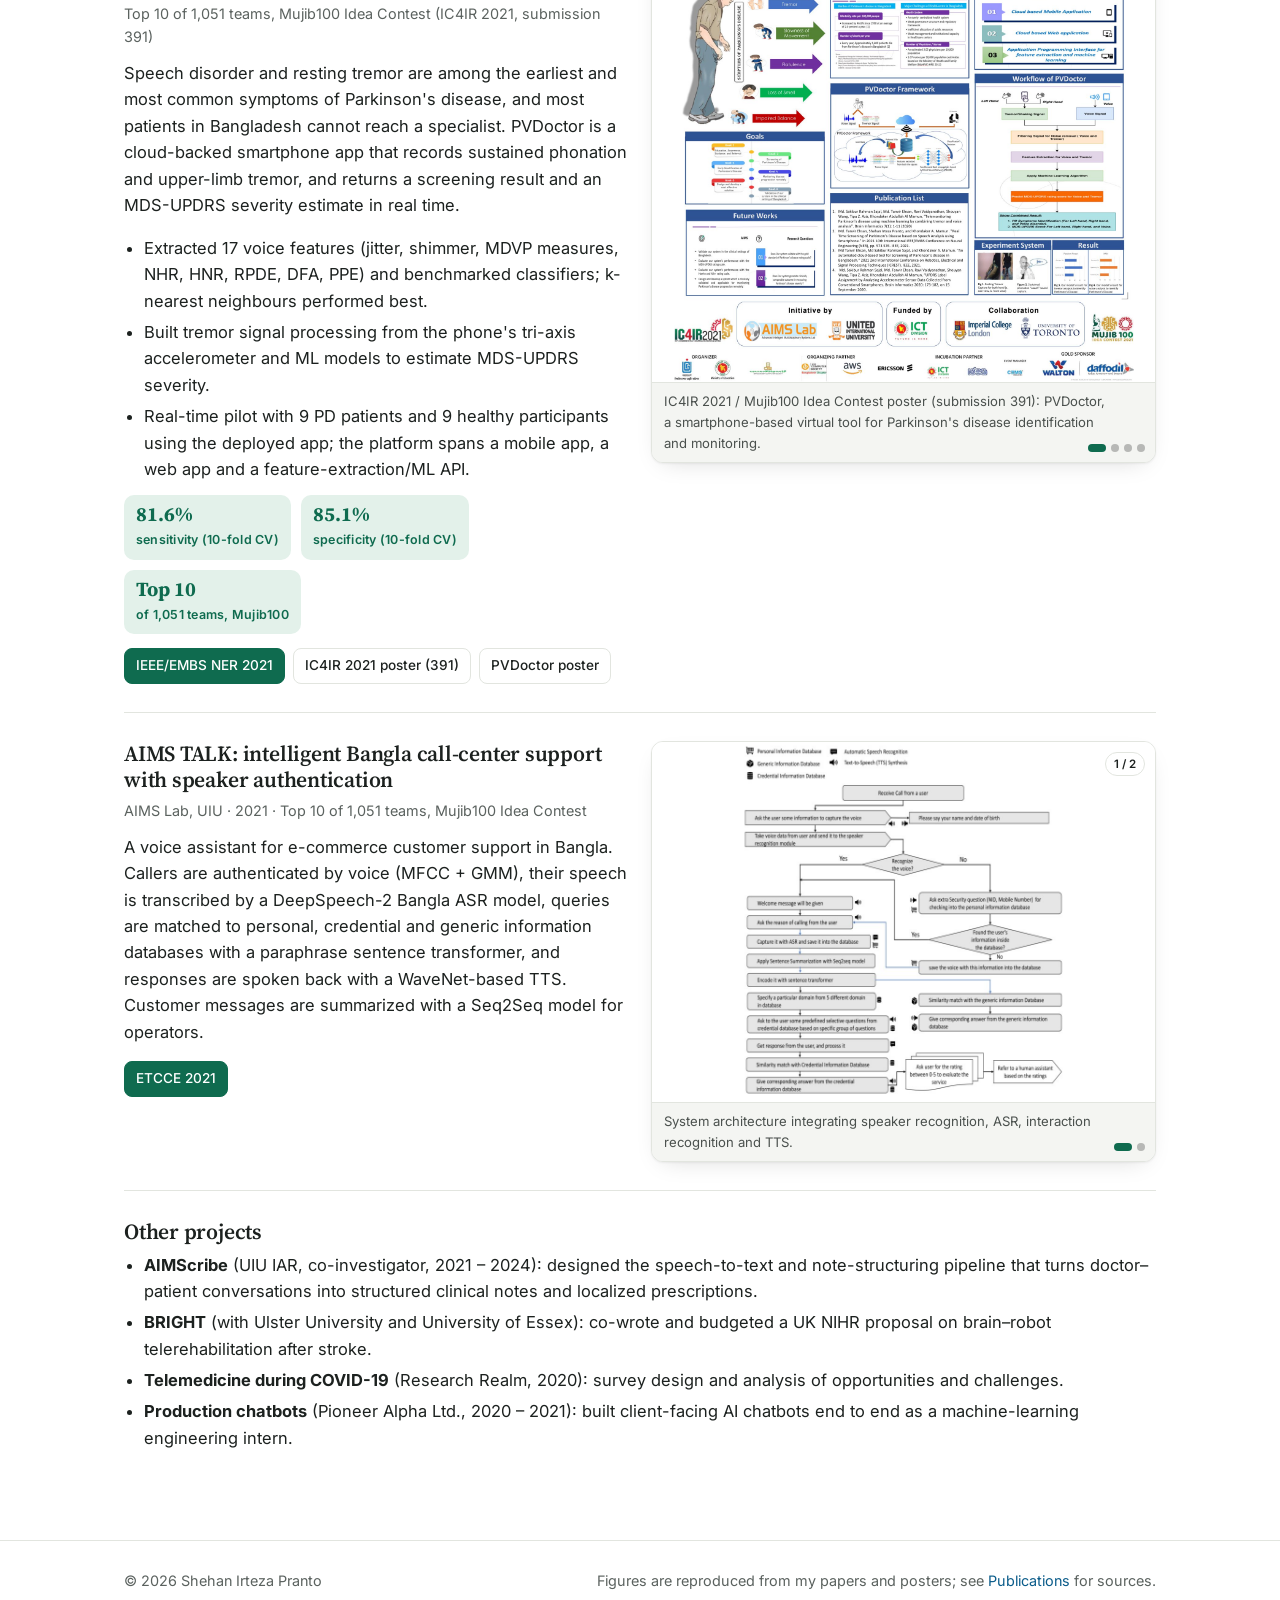
<file: research.html>
<!doctype html>
<html lang="en">
<head>
  <meta charset="utf-8">
  <meta name="viewport" content="width=device-width, initial-scale=1">
  <title>Research — Shehan Irteza Pranto</title>
  <meta name="description" content="Research projects: deep learning on CRRT machine waveforms, agentic AI for clinical explanations, knowledge-graph link prediction, wearable vaping sensors, Bangla speech and human-robot interaction for healthcare.">
  <link rel="icon" href="assets/img/favicon.svg" type="image/svg+xml">
  <link rel="preconnect" href="https://fonts.googleapis.com">
  <link rel="preconnect" href="https://fonts.gstatic.com" crossorigin>
  <link href="https://fonts.googleapis.com/css2?family=Inter:wght@400;500;600;700&family=Source+Serif+4:opsz,wght@8..60,400;8..60,600;8..60,700&display=swap" rel="stylesheet">
  <link rel="stylesheet" href="assets/css/style.css">
</head>
<body>

<header class="site-header">
  <div class="container nav">
    <a class="brand" href="index.html">Shehan Irteza Pranto</a>
    <ul class="nav-links">
      <li><a href="index.html">Home</a></li>
      <li><a href="research.html">Research</a></li>
      <li><a href="publications.html">Publications</a></li>
      <li><a href="awards.html">Awards &amp; Talks</a></li>
      <li><a href="teaching.html">Teaching</a></li>
      <li><a href="gallery.html">Gallery</a></li>
      <li><a href="assets/pdf/Shehan_Irteza_Pranto_CV.pdf" target="_blank" rel="noopener">CV</a></li>
    </ul>
    <div class="nav-actions">
      <button class="icon-btn" data-theme-toggle aria-label="Toggle dark mode" title="Toggle dark mode">&#9789;</button>
      <button class="icon-btn nav-toggle" aria-label="Menu" aria-expanded="false">&#9776;</button>
    </div>
  </div>
</header>

<main class="container">
  <div class="page-title">
    <h1>Research</h1>
    <p class="lead">
      My work sits where physiological signals, electronic health records and machine learning meet the bedside.
      The through-line is building models that clinicians can act on: continuous rather than one-shot, interpretable
      rather than opaque, and honest about when they should not be trusted.
    </p>
  </div>

  <div class="filters" data-scope="#projects">
    <button data-filter="all" class="active">All</button>
    <button data-filter="clinical">Clinical AI &amp; nephrology</button>
    <button data-filter="agentic">Agentic AI &amp; knowledge graphs</button>
    <button data-filter="wearables">Wearables &amp; embedded</button>
    <button data-filter="speech">Speech, NLP &amp; robotics</button>
  </div>

  <div id="projects">

    <!-- ============ 1. CRRT waveforms ============ -->
    <article class="project wide-fig" id="crrt-waveforms" data-tags="clinical">
      <div>
        <h3>AI-powered clinical decision support from CRRT machine data in critically ill patients with AKI</h3>
        <div class="meta">PhD thesis &middot; UAB, 2024 – present &middot; with Jin Chen and Javier A. Neyra &middot; NIH/NIDDK R01DK133539 &middot; multi-center CRRTnet registry</div>
        <p>
          Critically ill patients with acute kidney injury (AKI) on continuous renal replacement therapy (CRRT) face
          mortality above 50%, and their risk is reassessed only when labs are drawn. Meanwhile the CRRT machine at the
          bedside streams four circuit pressures (access, filter, effluent, return) every minute, a record of the
          patient–circuit interaction that today is used only for alarms and then discarded. This project turns that
          stream, together with the EHR, into a continuously updated, interpretable and personalized risk signal, and
          delivers it through a clinical decision support (CDS) dashboard.
        </p>
        <ul>
          <li><strong>Data processing:</strong> align machine records to charted therapy, remove priming, downtime and sensor artifact, and segment the denoised waveforms into temporal fragments.</li>
          <li><strong>Representation learning:</strong> transformer-based encoders, including time-series foundation models such as MOMENT, learn embeddings of minute-level pressure dynamics.</li>
          <li><strong>Weakly supervised learning:</strong> each patient is a bag of fragments with only a patient-level label, so multiple-instance learning links fragment-level patterns to outcomes.</li>
          <li><strong>Prediction engine:</strong> rolling predictions updated as new data arrives: mortality over the next 24–72 hours and RRT-free survival up to 28 days.</li>
          <li><strong>Interpretability:</strong> attention weights flag the fragments that drive each prediction and tie them back to pressure patterns and clinical events, so a nephrologist can see why the risk moved.</li>
          <li><strong>Next frontiers:</strong> extend inputs beyond pressures to pump dynamics and fluid flows, add outcomes such as major adverse kidney events, and deploy the models on the bedside machine for EHR-independent, real-time risk stratification.</li>
        </ul>
        <div class="stat-row">
          <div class="stat"><b>4</b><span>pressure channels</span></div>
          <div class="stat"><b>1,440</b><span>samples per treatment day</span></div>
          <div class="stat"><b>24–72 h</b><span>rolling mortality horizon</span></div>
          <div class="stat"><b>28 d</b><span>RRT-free survival horizon</span></div>
        </div>
        <p class="small" style="margin-bottom:6px"><strong>Outputs so far:</strong>
          <a href="https://arxiv.org/abs/2609.13524" target="_blank" rel="noopener">rolling day-wise mortality prediction from machine pressure waveforms</a> (arXiv 2026, under review at IEEE BigData);
          a co-first-authored review of AI across the AKI–CRRT continuum (accepted, <em>Advances in Kidney Disease and Health</em>);
          oral presentation at ASN Kidney Week 2026; 2nd Place Poster Award at ATTIS 2026.
        </p>
        <div class="actions" style="display:flex;gap:8px;flex-wrap:wrap">
          <a class="btn accent" href="publications.html">Publications</a>
          <a class="btn" href="https://arxiv.org/abs/2609.13524" target="_blank" rel="noopener">arXiv:2609.13524</a>
          <a class="btn" href="awards.html#attis-2026">ATTIS 2026 award (video)</a>
        </div>
      </div>
      <div>
        <div class="slider" data-interval="5500" style="--slide-h:560px">
          <div class="slides">
            <figure class="slide">
              <div class="img-wrap"><img src="assets/img/figures/crrt-project-overview.jpg" alt="System overview: ICU bedside and CRRT machine pressures feed an AI-powered clinical decision support system with data processing, representation learning, weakly supervised learning, a prediction engine and interpretability, ending in a CDS dashboard and clinical actions" data-lightbox="crrt" loading="lazy"></div>
              <figcaption>Project overview: minute-level CRRT pressures stream from the bedside into an AI pipeline (data processing, transformer representation learning, weakly supervised learning, rolling prediction, interpretability) and out to a CDS dashboard showing rolling mortality risk, RRT-free survival and the contributing signals.</figcaption>
            </figure>
            <figure class="slide">
              <div class="img-wrap"><img src="assets/img/figures/crrt-signal-trajectories.jpg" alt="Four panels of real CRRT pressure traces: a steady circuit, filter clotting followed by a circuit change, treatment interruptions with missing minutes, and a multi-day course with repeated clotting cycles" data-lightbox="crrt" loading="lazy"></div>
              <figcaption>Signal characteristics and trajectories. (A) A steady circuit: four flat, parallel channels. (B) Filter clotting: filter pressure climbs, then a circuit change. (C) Treatment interruptions leave minutes with no signal. (D) A multi-day course with repeated clotting cycles and effluent drift.</figcaption>
            </figure>
            <figure class="slide">
              <div class="img-wrap"><img src="assets/img/figures/crrt-pressure-channels.jpg" alt="Diagram of a CRRT circuit with the four pressure measurement points: access, filter, effluent and return" data-lightbox="crrt" loading="lazy"></div>
              <figcaption>What is CRRT and its pressure channels: access pressure (drawing blood from the vascular access), filter pressure (resistance entering the hemofilter), effluent pressure (waste pathway) and return pressure (returning cleansed blood).</figcaption>
            </figure>
            <figure class="slide">
              <div class="img-wrap"><img src="assets/img/figures/crrt-future-pipeline.jpg" alt="Roadmap from raw machine stream to deep-learning engine to bedside clinical decision support" data-lightbox="crrt" loading="lazy"></div>
              <figcaption>Next frontiers: from retrospective analysis to a continuous AI pipeline. Untapped machine inputs beyond pressures, broader outcomes such as RRT-free survival and MAKE, and EHR-independent decision support on the bedside machine.</figcaption>
            </figure>
            <figure class="slide">
              <div class="img-wrap"><img src="assets/img/figures/ai-aki-crrt-review-fig1.jpg" alt="Overview figure: EHR and CRRT machine data feeding AI applications across the AKI-CRRT continuum" data-lightbox="crrt" loading="lazy"></div>
              <figcaption>From our review: EHR and CRRT machine data feed AI applications across the AKI–CRRT continuum, from timely risk stratification and dynamic phenotyping to CRRT decision support and process optimization.</figcaption>
            </figure>
          </div>
        </div>
      </div>
    </article>

    <!-- ============ 3. PharmaKG Explorer ============ -->
    <article class="project" id="pharmakg" data-tags="agentic">
      <div>
        <h3>PharmaKG Explorer: conversational querying and link prediction on a drug–gene–disease knowledge graph</h3>
        <div class="meta">UAB, 2025 &middot; knowledge-graph embeddings + LLM-to-Cypher interface &middot; sole developer</div>
        <p>
          An end-to-end platform for interactive knowledge-graph embedding aimed at drug-discovery hypothesis
          generation. Curated PharmAlchemy triplets linking drugs, genes, diseases and side effects are deployed to a
          Neo4j Aura graph, a Gradio + LangChain interface translates natural-language questions into Cypher with an
          LLM (Gemma2-9b-It), and knowledge-graph embedding models predict missing links that researchers can test in
          real time.
        </p>
        <ul>
          <li><strong>Graph:</strong> 311,496 filtered triplets with node and relation properties, hosted on Neo4j Aura (Appendix B).</li>
          <li><strong>Conversational querying:</strong> LLM prompting converts user questions into optimized Cypher so non-experts can explore the graph (Appendix A).</li>
          <li><strong>Link prediction:</strong> TransE, RotatE and ComplEx compared on Hits@k and mean reciprocal rank; ComplEx performed best for tail prediction. An interactive GUI scores candidate triplets and ranks true tails on the fly (Appendix C).</li>
        </ul>
        <div class="stat-row">
          <div class="stat"><b>311,496</b><span>triplets</span></div>
          <div class="stat"><b>3</b><span>KGE models compared</span></div>
          <div class="stat"><b>ComplEx</b><span>best MRR &amp; Hits@k</span></div>
        </div>
        <div class="actions" style="display:flex;gap:8px;flex-wrap:wrap">
          <a class="btn accent" href="assets/pdf/PharmaKG_Explorer_Report.pdf" target="_blank" rel="noopener">Project report (PDF)</a>
        </div>
      </div>
      <div>
        <div class="slider" data-interval="4500" style="--slide-h:360px">
          <div class="slides">
            <figure class="slide">
              <div class="img-wrap"><img src="assets/img/figures/pharmakg-appendix-b-neo4j-graph.jpg" alt="Neo4j Aura view of the drug-gene-disease graph" data-lightbox="pkg" loading="lazy"></div>
              <figcaption>Appendix B: the deployed graph on Neo4j Aura, with Drug, Gene, Disease and Side-effect nodes and their relations.</figcaption>
            </figure>
            <figure class="slide">
              <div class="img-wrap"><img src="assets/img/figures/pharmakg-appendix-c-link-prediction-gui-1.jpg" alt="KG link prediction GUI: predict tail" data-lightbox="pkg" loading="lazy"></div>
              <figcaption>Appendix C: the link-prediction GUI. Pick an embedding model and a test triplet, and the top-k predicted tails are returned in real time.</figcaption>
            </figure>
            <figure class="slide">
              <div class="img-wrap"><img src="assets/img/figures/pharmakg-appendix-c-link-prediction-gui-2.jpg" alt="KG link prediction explorer: true tail ranks" data-lightbox="pkg" loading="lazy"></div>
              <figcaption>Appendix C: the explorer tab computes the rank of the true tail for selected triplets, exposing model quality per query.</figcaption>
            </figure>
            <figure class="slide">
              <div class="img-wrap"><img src="assets/img/figures/pharmakg-appendix-a-conversational-interface.jpg" alt="Conversational interface with entity selectors and a natural-language query box" data-lightbox="pkg" loading="lazy"></div>
              <figcaption>Appendix A: the conversational interface. Optional entity filters plus a free-text question are turned into Cypher by the LLM.</figcaption>
            </figure>
            <figure class="slide">
              <div class="img-wrap"><img src="assets/img/figures/pharmakg-fig2-embedding-workflow.jpg" alt="Embedding workflow overview" data-lightbox="pkg" loading="lazy"></div>
              <figcaption>Embedding workflow: triplets to TransE / RotatE / ComplEx training, evaluation with MRR and Hits@k, and export to the GUI.</figcaption>
            </figure>
          </div>
        </div>
      </div>
    </article>

    <!-- ============ 4. Collaborative CRRT outcomes ============ -->
    <article class="project" id="crrt-outcomes" data-tags="clinical">
      <div>
        <h3>Collaborative CRRT outcomes research</h3>
        <div class="meta">UAB Division of Nephrology &middot; 2024 – present</div>
        <p>As part of the Neyra group I contribute data engineering and modeling to a set of multi-center CRRT studies:</p>
        <ul>
          <li><strong>7-day CRRT-free survival:</strong> development and external validation of a temporal machine-learning model that predicts liberation from CRRT (oral abstract at ASN Kidney Week 2025; manuscript under review at <em>Intensive Care Medicine</em>).</li>
          <li><strong>CRRT in patients on ECMO:</strong> a multicenter cohort (n = 1,358) showing that CRRT exposure is independently associated with higher in-hospital mortality regardless of ECMO configuration or timing of initiation (<em>Journal of Critical Care</em>, 2027).</li>
          <li><strong>Regional citrate anticoagulation:</strong> a target-trial emulation of its metabolic safety during CRRT (ASN Kidney Week 2025 poster).</li>
          <li><strong>Data quality assurance for CRRT machine data:</strong> a systematic framework for outlier detection, smoothing and validation of machine time series (ATTIS 2025 flash talk and poster).</li>
        </ul>
      </div>
      <div>
        <div class="slider" data-interval="5000" style="--slide-h:340px">
          <div class="slides">
            <figure class="slide">
              <div class="img-wrap"><img src="assets/img/figures/ecmo-crrt-fig1.jpg" alt="Cohort flow of CRRT timing relative to ECMO cannulation" data-lightbox="outcomes" loading="lazy"></div>
              <figcaption>CRRT exposure groups relative to ECMO cannulation in the multicenter ECMO cohort (Hirata, Honsell et al., J Crit Care 2027).</figcaption>
            </figure>
            <figure class="slide">
              <div class="img-wrap"><img src="assets/img/gallery/attis-2025-poster-1.jpg" alt="ATTIS 2025 poster on the data-quality assurance framework for CRRT machine data" data-lightbox="outcomes" loading="lazy"></div>
              <figcaption>ATTIS 2025 poster: a systematic data-quality assurance framework for CRRT machine time series.</figcaption>
            </figure>
          </div>
        </div>
      </div>
    </article>

    <!-- ============ 5. FRIENDS ============ -->
    <article class="project" id="friends" data-tags="wearables">
      <div>
        <h3>FRIENDS: a wearable monitor for electronic-cigarette use</h3>
        <div class="meta">CLAWS Lab, The University of Alabama &middot; 2022 – 2024 &middot; advisor Edward Sazonov &middot; NIH/NCI R01CA266170</div>
        <p>
          Vaping happens in discrete puffs, but use is still measured mostly by self-report. FRIENDS (Flexible Robust
          Instrumentation of ENDS) is a small sensor that clips to the outside of an e-cigarette and detects the
          near-field electromagnetic signature of atomizer current, timestamping every puff without electrical contact.
        </p>
        <ul>
          <li><strong>Hardware:</strong> wrote the MSP430 firmware that detects and logs puffs, assembled surface-mount PCBs, and built device prototypes and enclosures.</li>
          <li><strong>Software:</strong> developed the open-source <em>FRIENDS GUI</em> and puff-detection pipeline that turn on-device event logs into puff count, duration, inter-puff interval and daily-use profiles, with artifact rejection and filtering, for tobacco-use researchers.</li>
          <li><strong>Validation:</strong> the ecosystem was benchmarked against a programmable vaping machine (11,479 machine puffs over 26 devices) and against video ground truth in adults vaping ad libitum.</li>
        </ul>
        <div class="actions" style="display:flex;gap:8px;flex-wrap:wrap">
          <a class="btn accent" href="https://doi.org/10.5334/jors.613" target="_blank" rel="noopener">FRIENDS GUI, JORS 2026</a>
          <a class="btn" href="gallery.html#claws">Lab photos</a>
        </div>
      </div>
      <div>
        <div class="slider" data-interval="4000" style="--slide-h:380px">
          <div class="slides">
            <figure class="slide">
              <div class="img-wrap"><img src="assets/img/gallery/friends-device-attached.jpg" alt="FRIENDS monitor attached to a pod-style e-cigarette" data-lightbox="friends" loading="lazy"></div>
              <figcaption>FRIENDS monitor in its 3D-printed enclosure, attached to a pod-style device.</figcaption>
            </figure>
            <figure class="slide">
              <div class="img-wrap"><img src="assets/img/gallery/friends-pcb-battery.jpg" alt="FRIENDS PCB with lithium battery" data-lightbox="friends" loading="lazy"></div>
              <figcaption>The assembled sensor board with its battery.</figcaption>
            </figure>
            <figure class="slide">
              <div class="img-wrap"><img src="assets/img/gallery/friends-monitor-on-ends.jpg" alt="FRIENDS monitor mounted on an e-cigarette on the bench" data-lightbox="friends" loading="lazy"></div>
              <figcaption>Bench test with the monitor mounted on an ENDS device.</figcaption>
            </figure>
            <figure class="slide">
              <div class="img-wrap"><img src="assets/img/gallery/friends-pcb-batch.jpg" alt="A batch of assembled FRIENDS PCBs" data-lightbox="friends" loading="lazy"></div>
              <figcaption>A batch of assembled boards ready for firmware.</figcaption>
            </figure>
            <figure class="slide">
              <div class="img-wrap"><img src="assets/img/gallery/claws-smd-assembly-2.jpg" alt="Hand-soldering surface-mount components under a microscope" data-lightbox="friends" loading="lazy"></div>
              <figcaption>Hand-assembling surface-mount boards at CLAWS Lab.</figcaption>
            </figure>
          </div>
        </div>
      </div>
    </article>

    <!-- ============ 6. AI Reception / Smart Reception ============ -->
    <article class="project" id="smart-reception" data-tags="speech">
      <div>
        <h3>AI Reception: a Bangla-language AI receptionist robot</h3>
        <div class="meta">AIMS Lab, United International University &middot; 2020 – 2022 &middot; lead developer &middot; funded by the ICT Division, Bangladesh &middot; published as "Smart Reception" (EAAI 2024)</div>
        <p>
          Service robots for reception desks exist mostly for English. AI Reception is an end-to-end receptionist
          framework for Bangla-speaking environments that authenticates a visitor and answers their questions by voice.
          I built the core recognition modules and integrated them into the kiosk deployed at UIU.
        </p>
        <ul>
          <li><strong>Face recognition</strong> (ArcFace) for first-step identification.</li>
          <li><strong>Speaker recognition</strong> (MFCC features + GMM) as a second authentication factor.</li>
          <li><strong>Bangla ASR</strong> (DeepSpeech-2 trained on LB-ASRTD) feeding a BERT-based sentence-transformer dialogue module and Bangla text-to-speech.</li>
        </ul>
        <div class="stat-row">
          <div class="stat"><b>99.38%</b><span>face recognition accuracy</span></div>
          <div class="stat"><b>9.0%</b><span>ASR word error rate</span></div>
          <div class="stat"><b>1,664</b><span>real-world users</span></div>
          <div class="stat"><b>&gt;75%</b><span>user satisfaction</span></div>
        </div>
        <div class="actions" style="display:flex;gap:8px;flex-wrap:wrap">
          <a class="btn accent" href="https://doi.org/10.1016/j.engappai.2024.108923" target="_blank" rel="noopener">EAAI 2024</a>
          <a class="btn" href="https://doi.org/10.1007/978-3-031-17181-9_7" target="_blank" rel="noopener">ICBBDB 2021</a>
          <a class="btn" href="https://doi.org/10.1109/ICEEE54059.2021.9718797" target="_blank" rel="noopener">ICEEE 2021</a>
          <a class="btn" href="assets/pdf/AI_Reception_Poster.pdf" target="_blank" rel="noopener">Poster (PDF)</a>
        </div>
      </div>
      <div>
        <div class="slider" data-interval="4500" style="--slide-h:460px">
          <div class="slides">
            <figure class="slide">
              <div class="img-wrap"><img src="assets/img/figures/smart-reception-kiosk.jpg" alt="The AI Reception kiosk deployed at United International University" data-lightbox="smart" loading="lazy"></div>
              <figcaption>The dedicated standby kiosk at UIU used for task execution and system evaluation with 1,664 users.</figcaption>
            </figure>
            <figure class="slide">
              <div class="img-wrap"><img src="assets/img/posters/ai-reception-poster.jpg" alt="AI Reception poster: human-robot interaction in Bengali language for better customer satisfaction" data-lightbox="smart" loading="lazy"></div>
              <figcaption>Poster: AI Reception, human–robot interaction in Bengali language for better customer satisfaction (workflow, features and modules).</figcaption>
            </figure>
            <figure class="slide">
              <div class="img-wrap"><img src="assets/img/figures/smart-reception-fig4-architecture.jpg" alt="Overview of the AI Reception system architecture" data-lightbox="smart" loading="lazy"></div>
              <figcaption>System overview: face recognition, speaker recognition, ASR, question answering, TTS and database integration (EAAI 2024).</figcaption>
            </figure>
            <figure class="slide">
              <div class="img-wrap"><img src="assets/img/figures/hri-fig1-architecture.jpg" alt="Human-robot interaction architecture with speaker recognition and conversational entity" data-lightbox="smart" loading="lazy"></div>
              <figcaption>The earlier human–robot interaction architecture (ICEEE 2021): speaker recognition plus an artificial conversational entity with Bangla ASR and TTS.</figcaption>
            </figure>
            <figure class="slide">
              <div class="img-wrap"><img src="assets/img/gallery/ai-reception-poster.jpg" alt="Shehan with the AI Reception poster" data-lightbox="smart" loading="lazy"></div>
              <figcaption>With the AI Reception poster.</figcaption>
            </figure>
          </div>
        </div>
      </div>
    </article>

    <!-- ============ 7. PVDoctor ============ -->
    <article class="project" id="pvdoctor" data-tags="clinical speech">
      <div>
        <h3>PVDoctor: smartphone screening and monitoring of Parkinson's disease</h3>
        <div class="meta">AIMS Lab, UIU &middot; 2020 – 2022 &middot; funded by the ICT Division, Bangladesh &middot; Top 10 of 1,051 teams, Mujib100 Idea Contest (IC4IR 2021, submission 391)</div>
        <p>
          Speech disorder and resting tremor are among the earliest and most common symptoms of Parkinson's disease,
          and most patients in Bangladesh cannot reach a specialist. PVDoctor is a cloud-backed smartphone app that
          records sustained phonation and upper-limb tremor, and returns a screening result and an MDS-UPDRS severity
          estimate in real time.
        </p>
        <ul>
          <li>Extracted 17 voice features (jitter, shimmer, MDVP measures, NHR, HNR, RPDE, DFA, PPE) and benchmarked classifiers; k-nearest neighbours performed best.</li>
          <li>Built tremor signal processing from the phone's tri-axis accelerometer and ML models to estimate MDS-UPDRS severity.</li>
          <li>Real-time pilot with 9 PD patients and 9 healthy participants using the deployed app; the platform spans a mobile app, a web app and a feature-extraction/ML API.</li>
        </ul>
        <div class="stat-row">
          <div class="stat"><b>81.6%</b><span>sensitivity (10-fold CV)</span></div>
          <div class="stat"><b>85.1%</b><span>specificity (10-fold CV)</span></div>
          <div class="stat"><b>Top 10</b><span>of 1,051 teams, Mujib100</span></div>
        </div>
        <div class="actions" style="display:flex;gap:8px;flex-wrap:wrap">
          <a class="btn accent" href="https://doi.org/10.1109/NER49283.2021.9441145" target="_blank" rel="noopener">IEEE/EMBS NER 2021</a>
          <a class="btn" href="assets/pdf/PVDoctor_Poster_IC4IR2021_391.pdf" target="_blank" rel="noopener">IC4IR 2021 poster (391)</a>
          <a class="btn" href="assets/pdf/PVDoctor_Poster.pdf" target="_blank" rel="noopener">PVDoctor poster</a>
        </div>
      </div>
      <div>
        <div class="slider" data-interval="4500" style="--slide-h:460px">
          <div class="slides">
            <figure class="slide">
              <div class="img-wrap"><img src="assets/img/posters/pvdoctor-poster-ic4ir.jpg" alt="PVDoctor poster, IC4IR 2021 submission 391" data-lightbox="pv" loading="lazy"></div>
              <figcaption>IC4IR 2021 / Mujib100 Idea Contest poster (submission 391): PVDoctor, a smartphone-based virtual tool for Parkinson's disease identification and monitoring.</figcaption>
            </figure>
            <figure class="slide">
              <div class="img-wrap"><img src="assets/img/posters/pvdoctor-poster.jpg" alt="PVDoctor poster: cloud-based virtual doctor for Parkinson's screening and monitoring" data-lightbox="pv" loading="lazy"></div>
              <figcaption>Poster: cloud-based virtual doctor for Parkinson's screening and monitoring, from symptoms and stages to the system architecture.</figcaption>
            </figure>
            <figure class="slide">
              <div class="img-wrap"><img src="assets/img/figures/pvdoctor-fig1-architecture.jpg" alt="PVDoctor system architecture" data-lightbox="pv" loading="lazy"></div>
              <figcaption>System architecture: smartphone app, cloud API and clinician dashboard (NER 2021).</figcaption>
            </figure>
            <figure class="slide">
              <div class="img-wrap"><img src="assets/img/figures/pvdoctor-fig2-flow.jpg" alt="Flow diagram of Parkinson's screening" data-lightbox="pv" loading="lazy"></div>
              <figcaption>Screening flow from voice capture to feature extraction and classification.</figcaption>
            </figure>
          </div>
        </div>
      </div>
    </article>

    <!-- ============ 8. AIMS TALK ============ -->
    <article class="project" id="aims-talk" data-tags="speech">
      <div>
        <h3>AIMS TALK: intelligent Bangla call-center support with speaker authentication</h3>
        <div class="meta">AIMS Lab, UIU &middot; 2021 &middot; Top 10 of 1,051 teams, Mujib100 Idea Contest</div>
        <p>
          A voice assistant for e-commerce customer support in Bangla. Callers are authenticated by voice (MFCC + GMM),
          their speech is transcribed by a DeepSpeech-2 Bangla ASR model, queries are matched to personal, credential
          and generic information databases with a paraphrase sentence transformer, and responses are spoken back with a
          WaveNet-based TTS. Customer messages are summarized with a Seq2Seq model for operators.
        </p>
        <div class="actions" style="display:flex;gap:8px;flex-wrap:wrap">
          <a class="btn accent" href="https://doi.org/10.1109/ETCCE54784.2021.9689831" target="_blank" rel="noopener">ETCCE 2021</a>
        </div>
      </div>
      <div>
        <div class="slider" data-interval="5000" style="--slide-h:360px">
          <div class="slides">
            <figure class="slide">
              <div class="img-wrap"><img src="assets/img/figures/aims-talk-fig1-architecture.jpg" alt="System architecture of the intelligent call center" data-lightbox="aims" loading="lazy"></div>
              <figcaption>System architecture integrating speaker recognition, ASR, interaction recognition and TTS.</figcaption>
            </figure>
            <figure class="slide">
              <div class="img-wrap"><img src="assets/img/gallery/aims-mujib100-showcase.jpg" alt="AIMS Lab members in front of the Mujib100 award banner at UIU" data-lightbox="aims" loading="lazy"></div>
              <figcaption>AIMS Lab celebrating four Mujib100 Idea Contest awards in front of United International University; AI Customer Service and PVDoctor are two of them.</figcaption>
            </figure>
          </div>
        </div>
      </div>
    </article>

    <!-- ============ 9. Other ============ -->
    <article class="project wide-fig" id="other" data-tags="speech agentic">
      <div>
        <h3>Other projects</h3>
        <ul>
          <li><strong>AIMScribe</strong> (UIU IAR, co-investigator, 2021 – 2024): designed the speech-to-text and note-structuring pipeline that turns doctor–patient conversations into structured clinical notes and localized prescriptions.</li>
          <li><strong>BRIGHT</strong> (with Ulster University and University of Essex): co-wrote and budgeted a UK NIHR proposal on brain–robot telerehabilitation after stroke.</li>
          <li><strong>Telemedicine during COVID-19</strong> (Research Realm, 2020): survey design and analysis of opportunities and challenges.</li>
          <li><strong>Production chatbots</strong> (Pioneer Alpha Ltd., 2020 – 2021): built client-facing AI chatbots end to end as a machine-learning engineering intern.</li>
        </ul>
      </div>
    </article>

  </div>
</main>

<footer class="site-footer">
  <div class="container row">
    <span>&copy; <span data-year>2026</span> Shehan Irteza Pranto</span>
    <span>Figures are reproduced from my papers and posters; see <a href="publications.html">Publications</a> for sources.</span>
  </div>
</footer>

<script src="assets/js/main.js"></script>
</body>
</html>
</file>
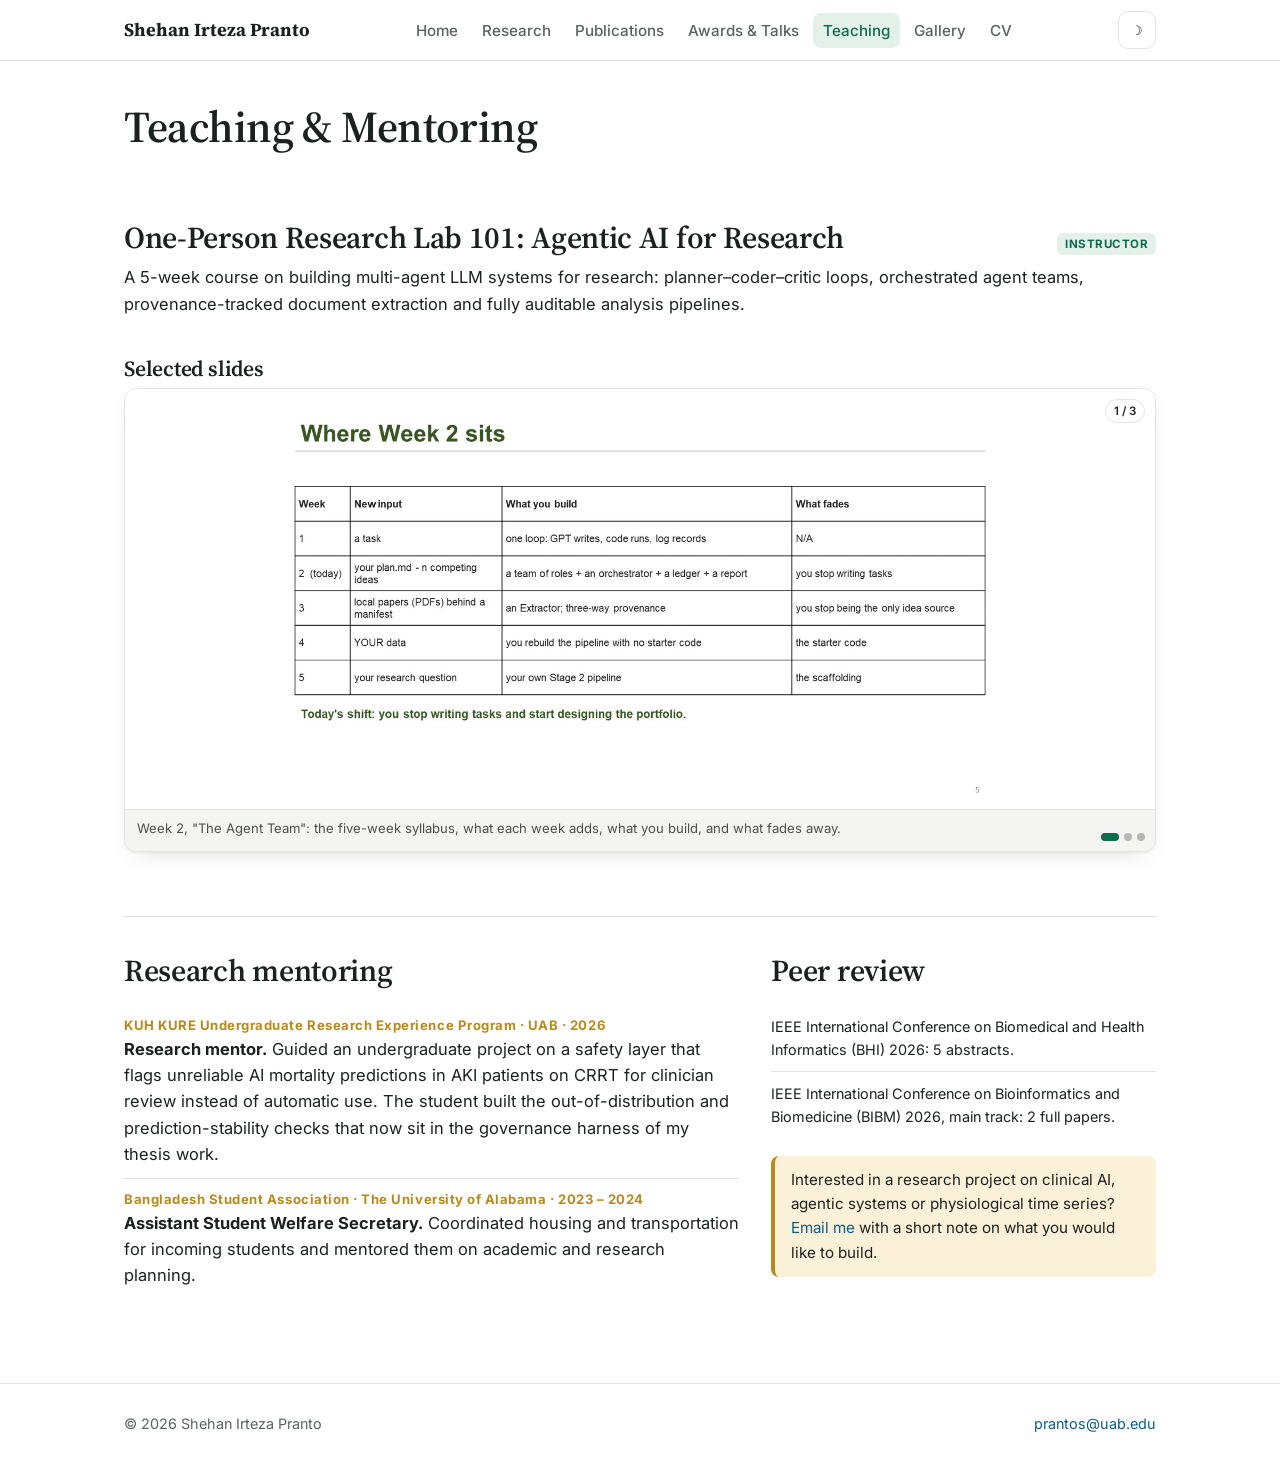
<file: teaching.html>
<!doctype html>
<html lang="en">
<head>
  <meta charset="utf-8">
  <meta name="viewport" content="width=device-width, initial-scale=1">
  <title>Teaching — Shehan Irteza Pranto</title>
  <meta name="description" content="Teaching and mentoring: One-Person Research Lab 101: Agentic AI for Research at UAB, and undergraduate research mentoring.">
  <link rel="icon" href="assets/img/favicon.svg" type="image/svg+xml">
  <link rel="preconnect" href="https://fonts.googleapis.com">
  <link rel="preconnect" href="https://fonts.gstatic.com" crossorigin>
  <link href="https://fonts.googleapis.com/css2?family=Inter:wght@400;500;600;700&family=Source+Serif+4:opsz,wght@8..60,400;8..60,600;8..60,700&display=swap" rel="stylesheet">
  <link rel="stylesheet" href="assets/css/style.css">
</head>
<body>

<header class="site-header">
  <div class="container nav">
    <a class="brand" href="index.html">Shehan Irteza Pranto</a>
    <ul class="nav-links">
      <li><a href="index.html">Home</a></li>
      <li><a href="research.html">Research</a></li>
      <li><a href="publications.html">Publications</a></li>
      <li><a href="awards.html">Awards &amp; Talks</a></li>
      <li><a href="teaching.html">Teaching</a></li>
      <li><a href="gallery.html">Gallery</a></li>
      <li><a href="assets/pdf/Shehan_Irteza_Pranto_CV.pdf" target="_blank" rel="noopener">CV</a></li>
    </ul>
    <div class="nav-actions">
      <button class="icon-btn" data-theme-toggle aria-label="Toggle dark mode" title="Toggle dark mode">&#9789;</button>
      <button class="icon-btn nav-toggle" aria-label="Menu" aria-expanded="false">&#9776;</button>
    </div>
  </div>
</header>

<main class="container">
  <div class="page-title">
    <h1>Teaching &amp; Mentoring</h1>
  </div>

  <!-- ============ COURSE ============ -->
  <section class="block" id="oprl101">
    <div class="project wide-fig" style="border-top:0;padding-top:0">
      <div>
        <div class="section-head" style="margin-bottom:8px">
          <h2 style="margin:0">One-Person Research Lab 101: Agentic AI for Research</h2>
          <span class="badge green">Instructor</span>
        </div>
        <p>
          A 5-week course on building multi-agent LLM systems for research: planner–coder–critic loops,
          orchestrated agent teams, provenance-tracked document extraction and fully auditable analysis pipelines.
        </p>
      </div>
      <div>
        <h3>Selected slides</h3>
        <div class="slider" data-interval="5000" style="--slide-h:420px">
          <div class="slides">
            <figure class="slide">
              <div class="img-wrap"><img src="assets/img/teaching/class2-slide4.jpg" alt="Slide: Where Week 2 sits, the five-week syllabus table" data-lightbox="slides" loading="lazy"></div>
              <figcaption>Week 2, "The Agent Team": the five-week syllabus, what each week adds, what you build, and what fades away.</figcaption>
            </figure>
            <figure class="slide">
              <div class="img-wrap"><img src="assets/img/teaching/class2-slide34.jpg" alt="Slide: the Week 2 agent pipeline flow diagram" data-lightbox="slides" loading="lazy"></div>
              <figcaption>Week 2 pipeline: Planner, the Coder–Critic loop, Runner, ledger and Reporter, with the IdeaAgent feeding derived ideas back into the same loop.</figcaption>
            </figure>
            <figure class="slide">
              <div class="img-wrap"><img src="assets/img/teaching/class3-pipeline.jpg" alt="Week 3 pipeline: PDF sources pass a manifest gate into an Extractor, the student plan into a Planner, both produce idea specs that enter the Coder-Critic loop, Runner, ledger, IdeaAgent and Reporter" data-lightbox="slides" loading="lazy"></div>
              <figcaption>Week 3 pipeline, "Documents with provenance": PDFs pass a manifest gate (pdfplumber + SHA-256) into an Extractor while the student's plan goes to a Planner; both emit idea specs in the same schema, which flow through the Coder–Critic loop, Runner and ledger, with three idea origins (paper, student, GPT-derived) tracked all the way to the signed report.</figcaption>
            </figure>
          </div>
        </div>
      </div>
    </div>
  </section>

  <!-- ============ MENTORING ============ -->
  <section class="block">
    <div class="two-col">
      <div>
        <h2>Research mentoring</h2>
        <ul class="list-clean">
          <li>
            <span class="when">KUH KURE Undergraduate Research Experience Program · UAB · 2026</span>
            <strong>Research mentor.</strong> Guided an undergraduate project on a safety layer that flags unreliable AI mortality
            predictions in AKI patients on CRRT for clinician review instead of automatic use. The student built the
            out-of-distribution and prediction-stability checks that now sit in the governance harness of my thesis work.
          </li>
          <li>
            <span class="when">Bangladesh Student Association · The University of Alabama · 2023 – 2024</span>
            <strong>Assistant Student Welfare Secretary.</strong> Coordinated housing and transportation for incoming students and
            mentored them on academic and research planning.
          </li>
        </ul>
      </div>
      <div>
        <h2>Peer review</h2>
        <ul class="list-clean small">
          <li>IEEE International Conference on Biomedical and Health Informatics (BHI) 2026: 5 abstracts.</li>
          <li>IEEE International Conference on Bioinformatics and Biomedicine (BIBM) 2026, main track: 2 full papers.</li>
        </ul>
        <div class="callout" style="margin-top:18px">
          Interested in a research project on clinical AI, agentic systems or physiological time series?
          <a href="mailto:prantos@uab.edu">Email me</a> with a short note on what you would like to build.
        </div>
      </div>
    </div>
  </section>
</main>

<footer class="site-footer">
  <div class="container row">
    <span>&copy; <span data-year>2026</span> Shehan Irteza Pranto</span>
    <span><a href="mailto:prantos@uab.edu">prantos@uab.edu</a></span>
  </div>
</footer>

<script src="assets/js/main.js"></script>
</body>
</html>
</file>
<file: assets/css/style.css>
/* ==========================================================================
   Shehan Irteza Pranto — personal academic site
   Plain CSS, no build step. Edit colors in :root below.
   ========================================================================== */

:root {
  --bg: #ffffff;
  --bg-elev: #ffffff;
  --bg-soft: #f4f5f2;
  --text: #1c211f;
  --text-muted: #5b625f;
  --line: #e2e5df;
  --accent: #0f6b4f;        /* deep green */
  --accent-soft: #e3f1ea;
  --accent-2: #b8891c;      /* warm gold for highlights/awards */
  --accent-2-soft: #fbf1d9;
  --link: #0b5c8a;
  --shadow: 0 1px 2px rgba(0,0,0,.05), 0 8px 24px -12px rgba(0,0,0,.18);
  --radius: 12px;
  --maxw: 1080px;
  --font-serif: "Source Serif 4", Georgia, "Times New Roman", serif;
  --font-sans: "Inter", system-ui, -apple-system, "Segoe UI", Roboto, sans-serif;
}

/* The site is white by default. Dark mode is opt-in via the moon button (data-theme="dark"). */
:root[data-theme="dark"] {
  --bg: #101413;
  --bg-elev: #171c1a;
  --bg-soft: #1d2320;
  --text: #e8ebe7;
  --text-muted: #a4aca7;
  --line: #2a332e;
  --accent: #5fc79b;
  --accent-soft: #163126;
  --accent-2: #e2b85a;
  --accent-2-soft: #3a2f14;
  --link: #7cc0ea;
  --shadow: 0 1px 2px rgba(0,0,0,.4), 0 8px 24px -12px rgba(0,0,0,.6);
}

* { box-sizing: border-box; }
html { scroll-behavior: smooth; }
body {
  margin: 0;
  overflow-x: hidden;
  overflow-wrap: anywhere;
  background: var(--bg);
  color: var(--text);
  font-family: var(--font-sans);
  font-size: 16.5px;
  line-height: 1.6;
  -webkit-font-smoothing: antialiased;
}
img, video { max-width: 100%; height: auto; display: block; }
a { color: var(--link); text-decoration: none; }
a:hover { text-decoration: underline; }
h1, h2, h3, h4 { font-family: var(--font-serif); line-height: 1.2; margin: 0 0 .5em; font-weight: 600; letter-spacing: -.01em; }
h1 { font-size: clamp(2rem, 4vw, 2.75rem); }
h2 { font-size: clamp(1.5rem, 3vw, 1.9rem); }
h3 { font-size: 1.2rem; }
p { margin: 0 0 1em; }
.muted { color: var(--text-muted); }
.small { font-size: .9rem; }

.container { max-width: var(--maxw); margin: 0 auto; padding: 0 16px; }
@media (min-width: 720px) { .container { padding: 0 24px; } }

/* ---------- Header / nav ---------- */
.site-header {
  position: sticky; top: 0; z-index: 50;
  background: color-mix(in srgb, var(--bg) 88%, transparent);
  backdrop-filter: saturate(1.4) blur(10px);
  border-bottom: 1px solid var(--line);
}
.nav { display: flex; align-items: center; justify-content: space-between; min-height: 60px; gap: 16px; }
.brand { font-family: var(--font-serif); font-weight: 700; font-size: 1.15rem; color: var(--text); white-space: nowrap; }
.brand:hover { text-decoration: none; color: var(--accent); }
.nav-links { display: none; list-style: none; margin: 0; padding: 0; gap: 4px; align-items: center; }
.nav-links a { color: var(--text-muted); padding: 8px 10px; border-radius: 8px; font-weight: 500; font-size: .95rem; }
.nav-links a:hover, .nav-links a[aria-current="page"] { color: var(--accent); background: var(--accent-soft); text-decoration: none; }
.nav-actions { display: flex; align-items: center; gap: 6px; }
.icon-btn {
  appearance: none; border: 1px solid var(--line); background: var(--bg-elev); color: var(--text);
  width: 38px; height: 38px; border-radius: 10px; display: inline-flex; align-items: center; justify-content: center; cursor: pointer;
}
.icon-btn:hover { border-color: var(--accent); color: var(--accent); }
.nav-toggle { display: inline-flex; }
@media (min-width: 860px) {
  .nav-links { display: flex; }
  .nav-toggle { display: none; }
}
.nav-links.open {
  display: flex; flex-direction: column; align-items: stretch;
  position: absolute; left: 0; right: 0; top: 60px;
  background: var(--bg-elev); border-bottom: 1px solid var(--line); padding: 8px 16px 12px;
  box-shadow: var(--shadow);
}
.nav-links.open a { display: block; padding: 10px 12px; }

/* ---------- Hero ---------- */
.hero { padding: 40px 0 24px; }
@media (min-width: 720px) { .hero { padding: 64px 0 40px; } }
.hero-grid { display: grid; gap: 28px; align-items: center; }
.hero-grid > * { min-width: 0; }
.two-col > *, .project > *, .pub > * { min-width: 0; }
@media (min-width: 720px) { .hero-grid { grid-template-columns: 240px 1fr; gap: 44px; } }
.hero-photo img {
  width: 200px; height: 200px; object-fit: cover; border-radius: 50%;
  border: 4px solid var(--bg-elev); box-shadow: var(--shadow);
}
@media (min-width: 720px) { .hero-photo img { width: 240px; height: 240px; } }
.hero h1 { margin-bottom: .2em; }
.hero .role { font-size: 1.1rem; color: var(--text-muted); margin-bottom: 1em; }
.hero .role strong { color: var(--text); font-weight: 600; }
.eyebrow { text-transform: uppercase; letter-spacing: .12em; font-size: .75rem; font-weight: 600; color: var(--accent); margin-bottom: .6em; }

.links { display: flex; flex-wrap: wrap; gap: 8px; margin-top: 12px; }
.pill {
  display: inline-flex; align-items: center; gap: 6px;
  border: 1px solid var(--line); background: var(--bg-elev); color: var(--text);
  padding: 7px 12px; border-radius: 999px; font-size: .9rem; font-weight: 500;
}
.pill:hover { border-color: var(--accent); color: var(--accent); text-decoration: none; }
.pill svg { width: 16px; height: 16px; }
.pill.primary { background: var(--accent); border-color: var(--accent); color: #fff; }
.pill.primary:hover { filter: brightness(1.08); color: #fff; }

.tags { display: flex; flex-wrap: wrap; gap: 6px; margin: 8px 0 0; padding: 0; list-style: none; }
.tags li { background: var(--accent-soft); color: var(--accent); padding: 4px 10px; border-radius: 6px; font-size: .82rem; font-weight: 600; }

/* ---------- Sections ---------- */
section.block { padding: 36px 0; border-top: 1px solid var(--line); }
section.block:first-of-type { border-top: 0; }
.section-head { display: flex; align-items: baseline; justify-content: space-between; gap: 16px; margin-bottom: 18px; }
.section-head h2 { margin: 0; }
.section-head a.more { font-size: .92rem; white-space: nowrap; }

.two-col { display: grid; gap: 32px; }
@media (min-width: 860px) { .two-col { grid-template-columns: 1.6fr 1fr; } }

/* News list */
.news { list-style: none; margin: 0; padding: 0; }
.news li { display: grid; grid-template-columns: 92px 1fr; gap: 12px; padding: 9px 0; border-bottom: 1px dashed var(--line); font-size: .95rem; }
.news li:last-child { border-bottom: 0; }
.news time { color: var(--accent-2); font-weight: 600; font-variant-numeric: tabular-nums; font-size: .85rem; padding-top: 2px; }

/* Cards */
.grid { display: grid; gap: 18px; }
.grid.cols-2 { grid-template-columns: repeat(auto-fill, minmax(280px, 1fr)); }
.grid.cols-3 { grid-template-columns: repeat(auto-fill, minmax(250px, 1fr)); }
.card {
  background: var(--bg-elev); border: 1px solid var(--line); border-radius: var(--radius);
  overflow: hidden; box-shadow: var(--shadow); display: flex; flex-direction: column;
  transition: transform .15s ease, border-color .15s ease;
}
.card:hover { transform: translateY(-2px); border-color: color-mix(in srgb, var(--accent) 40%, var(--line)); }
.card .thumb { aspect-ratio: 16/10; background: var(--bg-soft); overflow: hidden; border-bottom: 1px solid var(--line); }
.card .thumb img { width: 100%; height: 100%; object-fit: cover; object-position: top; }
.card .thumb.contain img { object-fit: contain; padding: 10px; background: #fff; }
.card .body { padding: 14px 16px 16px; display: flex; flex-direction: column; gap: 6px; flex: 1; }
.card h3 { font-size: 1.08rem; margin: 0; }
.card .meta { font-size: .85rem; color: var(--text-muted); }
.card .body p { font-size: .93rem; margin: 0; color: var(--text-muted); }
.card .actions { margin-top: auto; padding-top: 8px; display: flex; gap: 8px; flex-wrap: wrap; }
.btn {
  display: inline-flex; align-items: center; gap: 6px; padding: 6px 11px; border-radius: 8px;
  border: 1px solid var(--line); background: var(--bg); color: var(--text); font-size: .85rem; font-weight: 500; cursor: pointer;
}
.btn:hover { border-color: var(--accent); color: var(--accent); text-decoration: none; }
.btn.accent { background: var(--accent); color: #fff; border-color: var(--accent); }
.btn.accent:hover { color: #fff; filter: brightness(1.08); }

/* ---------- Research project blocks ---------- */
.project { display: grid; gap: 22px; padding: 28px 0; border-top: 1px solid var(--line); }
.project:first-of-type { border-top: 0; }
@media (min-width: 860px) {
  .project { grid-template-columns: 1fr 1fr; align-items: start; }
  .project.wide-fig { grid-template-columns: 1fr; }
}
.project h3 { font-size: 1.35rem; margin-bottom: .3em; }
.project .meta { color: var(--text-muted); font-size: .9rem; margin-bottom: .8em; }
.project ul { padding-left: 1.2em; margin: .4em 0 .8em; }
.project li { margin-bottom: .3em; }
.figure { margin: 0; background: #fff; border: 1px solid var(--line); border-radius: var(--radius); overflow: hidden; box-shadow: var(--shadow); }
.figure img { width: 100%; cursor: zoom-in; }
.figure figcaption { padding: 8px 12px; font-size: .82rem; color: #4a504d; background: var(--bg-soft); border-top: 1px solid var(--line); }
:root[data-theme="dark"] .figure figcaption { color: var(--text-muted); }

/* ---------- Auto-advancing slideshow (multiple figures per project) ---------- */
.slider { position: relative; background: #fff; border: 1px solid var(--line); border-radius: var(--radius); overflow: hidden; box-shadow: var(--shadow); }
.slider .slides { position: relative; }
.slider .slide { display: none; margin: 0; }
.slider .slide.active { display: block; animation: slideFade .6s ease; }
@keyframes slideFade { from { opacity: 0; transform: translateX(12px); } to { opacity: 1; transform: none; } }
.slider .slide .img-wrap { display: flex; align-items: center; justify-content: center; background: #fff; height: var(--slide-h, 380px); }
.slider .slide img { max-height: 100%; width: auto; max-width: 100%; object-fit: contain; cursor: zoom-in; }
.slider .slide figcaption { padding: 8px 44px 8px 12px; font-size: .82rem; color: #4a504d; background: var(--bg-soft); border-top: 1px solid var(--line); min-height: 42px; }
:root[data-theme="dark"] .slider .slide figcaption { color: var(--text-muted); }
.slider .ctrl {
  position: absolute; top: 50%; transform: translateY(-50%); width: 34px; height: 34px; border-radius: 50%;
  border: 1px solid var(--line); background: rgba(255,255,255,.9); color: #1c211f; cursor: pointer; font-size: 1.1rem; line-height: 1;
  display: inline-flex; align-items: center; justify-content: center; opacity: 0; transition: opacity .2s;
}
.slider:hover .ctrl, .slider:focus-within .ctrl { opacity: 1; }
.slider .ctrl.prev { left: 10px; } .slider .ctrl.next { right: 10px; }
.slider .dots { position: absolute; right: 10px; bottom: 10px; display: flex; gap: 5px; }
.slider .dots button { width: 8px; height: 8px; border-radius: 50%; border: 0; padding: 0; background: rgba(0,0,0,.25); cursor: pointer; }
.slider .dots button.active { background: var(--accent); width: 18px; border-radius: 4px; }
.slider .count { position: absolute; top: 10px; right: 10px; font-size: .72rem; font-weight: 600; background: rgba(255,255,255,.9); color: #1c211f; padding: 2px 8px; border-radius: 999px; border: 1px solid var(--line); }
@media (max-width: 720px) { .slider .slide .img-wrap { height: var(--slide-h-m, 260px); } }

/* ---------- Scrollable news panel ---------- */
.news-scroll { max-height: 520px; overflow-y: auto; padding-right: 10px; border: 1px solid var(--line); border-radius: var(--radius); padding: 4px 14px; background: var(--bg-elev); scrollbar-width: thin; scrollbar-color: var(--accent) var(--bg-soft); }
.news-scroll::-webkit-scrollbar { width: 8px; }
.news-scroll::-webkit-scrollbar-track { background: var(--bg-soft); border-radius: 8px; }
.news-scroll::-webkit-scrollbar-thumb { background: var(--accent); border-radius: 8px; }
.news-hint { font-size: .78rem; color: var(--text-muted); margin: 6px 2px 0; }
.fig-row { display: grid; gap: 12px; grid-template-columns: 1fr; align-items: start; }
.grid { align-items: stretch; }
.grid > .figure { align-self: start; }
@media (min-width: 560px) { .fig-row { grid-template-columns: 1fr 1fr; } }
.fig-row.three { grid-template-columns: repeat(auto-fit, minmax(160px, 1fr)); }
.stat-row { display: flex; flex-wrap: wrap; gap: 10px; margin: 10px 0 14px; }
.stat { background: var(--accent-soft); color: var(--accent); border-radius: 10px; padding: 8px 12px; min-width: 110px; }
.stat b { display: block; font-size: 1.25rem; font-family: var(--font-serif); line-height: 1.1; }
.stat span { font-size: .78rem; font-weight: 600; letter-spacing: .02em; }

/* Filters */
.filters { display: flex; flex-wrap: wrap; gap: 8px; margin-bottom: 20px; }
.filters button {
  border: 1px solid var(--line); background: var(--bg-elev); color: var(--text-muted);
  padding: 6px 12px; border-radius: 999px; font-size: .85rem; font-weight: 600; cursor: pointer;
}
.filters button.active, .filters button:hover { background: var(--accent); border-color: var(--accent); color: #fff; }
[data-hidden="true"] { display: none !important; }

/* ---------- Publications ---------- */
.pub-group { margin-bottom: 36px; }
.pub-group h2 { margin-bottom: 14px; padding-bottom: 8px; border-bottom: 2px solid var(--accent); display: inline-block; }
.pub { display: grid; grid-template-columns: 1fr; gap: 14px; padding: 16px 0; border-bottom: 1px solid var(--line); }
@media (min-width: 640px) { .pub { grid-template-columns: 150px 1fr; } }
.pub .thumb { border: 1px solid var(--line); border-radius: 8px; overflow: hidden; background: #fff; aspect-ratio: 4/3; }
.pub .thumb img { width: 100%; height: 100%; object-fit: cover; object-position: top; }
.pub .thumb.contain img { object-fit: contain; padding: 6px; }
.pub .title { font-family: var(--font-serif); font-size: 1.12rem; font-weight: 600; margin: 0 0 4px; line-height: 1.3; }
.pub .authors { font-size: .92rem; margin: 0 0 4px; }
.pub .authors .me { font-weight: 700; color: var(--accent); }
.pub .venue { font-size: .9rem; color: var(--text-muted); margin: 0 0 8px; }
.pub .venue i { color: var(--text); font-style: italic; }
.badge { display: inline-block; font-size: .72rem; font-weight: 700; letter-spacing: .04em; text-transform: uppercase; padding: 2px 8px; border-radius: 6px; background: var(--accent-2-soft); color: var(--accent-2); margin-left: 6px; vertical-align: middle; }
.badge.green { background: var(--accent-soft); color: var(--accent); }
.pub .actions { display: flex; flex-wrap: wrap; gap: 6px; }

/* ---------- Awards / timeline ---------- */
.timeline { list-style: none; margin: 0; padding: 0; border-left: 2px solid var(--line); }
.timeline li { position: relative; padding: 0 0 20px 22px; }
.timeline li::before { content: ""; position: absolute; left: -7px; top: 8px; width: 12px; height: 12px; border-radius: 50%; background: var(--accent-2); border: 2px solid var(--bg); }
.timeline .year { font-weight: 700; color: var(--accent-2); font-size: .85rem; letter-spacing: .04em; }
.timeline h3 { margin: 2px 0 2px; font-size: 1.08rem; }
.timeline p { margin: 0; color: var(--text-muted); font-size: .93rem; }

.video-card { background: var(--bg-elev); border: 1px solid var(--line); border-radius: var(--radius); overflow: hidden; box-shadow: var(--shadow); }
.video-card video { width: 100%; background: #000; aspect-ratio: 16/9; }
.video-card .body { padding: 12px 16px 14px; }
.video-card h3 { margin: 0 0 4px; font-size: 1.05rem; }
.placeholder {
  border: 2px dashed var(--line); border-radius: var(--radius); padding: 28px 20px; text-align: center; color: var(--text-muted);
  background: var(--bg-soft); display: flex; flex-direction: column; align-items: center; justify-content: center; gap: 6px; min-height: 220px;
}
.placeholder strong { color: var(--text); }

/* ---------- Gallery ---------- */
.gallery-group { margin-bottom: 36px; }
.gallery-group h2 { margin-bottom: 4px; }
.gallery-group .lead { margin-bottom: 14px; color: var(--text-muted); font-size: .95rem; }
.masonry { columns: 2; column-gap: 12px; }
@media (min-width: 720px) { .masonry { columns: 3; } }
.masonry figure { break-inside: avoid; margin: 0 0 12px; border-radius: 10px; overflow: hidden; border: 1px solid var(--line); background: var(--bg-elev); box-shadow: var(--shadow); }
.masonry img { width: 100%; cursor: zoom-in; transition: transform .25s ease; }
.masonry figure:hover img { transform: scale(1.02); }
.masonry figcaption { padding: 8px 10px; font-size: .82rem; color: var(--text-muted); }

/* ---------- Lightbox ---------- */
.lightbox { position: fixed; inset: 0; background: rgba(8,10,9,.92); display: none; align-items: center; justify-content: center; z-index: 100; padding: 24px; }
.lightbox.open { display: flex; }
.lightbox img { max-width: min(96vw, 1400px); max-height: 82vh; object-fit: contain; border-radius: 8px; background: #fff; }
.lightbox .cap { position: absolute; left: 0; right: 0; bottom: 18px; text-align: center; color: #ddd; font-size: .9rem; padding: 0 60px; }
.lightbox .close { position: absolute; top: 14px; right: 14px; }
.lightbox .prev, .lightbox .next { position: absolute; top: 50%; transform: translateY(-50%); }
.lightbox .prev { left: 14px; } .lightbox .next { right: 14px; }
.lightbox .icon-btn { background: rgba(255,255,255,.1); color: #fff; border-color: rgba(255,255,255,.25); }

/* ---------- Simple tables / lists ---------- */
.list-clean { list-style: none; padding: 0; margin: 0; }
.list-clean li { padding: 10px 0; border-bottom: 1px solid var(--line); }
.list-clean li:last-child { border-bottom: 0; }
.list-clean .when { display: block; font-size: .82rem; color: var(--accent-2); font-weight: 700; letter-spacing: .04em; }
.edu-item { display: grid; grid-template-columns: 1fr; gap: 2px; padding: 12px 0; border-bottom: 1px solid var(--line); }
.edu-item:last-child { border-bottom: 0; }
.edu-item .deg { font-weight: 600; }
.edu-item .inst { color: var(--text-muted); font-size: .93rem; }
.edu-item .note { font-size: .88rem; color: var(--text-muted); }

.skills { display: grid; gap: 10px; grid-template-columns: repeat(auto-fill, minmax(220px, 1fr)); }
.skills div { background: var(--bg-elev); border: 1px solid var(--line); border-radius: 10px; padding: 10px 12px; font-size: .9rem; }
.skills b { display: block; color: var(--accent); font-size: .78rem; text-transform: uppercase; letter-spacing: .08em; margin-bottom: 4px; }

.callout { background: var(--accent-2-soft); border-left: 4px solid var(--accent-2); border-radius: 8px; padding: 12px 16px; font-size: .95rem; }

/* ---------- Footer ---------- */
.site-footer { border-top: 1px solid var(--line); margin-top: 48px; padding: 28px 0 40px; color: var(--text-muted); font-size: .9rem; }
.site-footer .row { display: flex; flex-wrap: wrap; justify-content: space-between; gap: 12px; }

.page-title { padding: 40px 0 8px; }
.page-title p.lead { color: var(--text-muted); max-width: 720px; font-size: 1.05rem; }

@media print {
  .site-header, .site-footer, .filters, .lightbox { display: none !important; }
}

/* four featured cards on wide screens */
.grid.cols-4 { grid-template-columns: repeat(auto-fill, minmax(230px, 1fr)); }

/* abstracts list: no thumbnail column */
.pub.no-thumb { grid-template-columns: 1fr; padding: 12px 0; }
</file>
